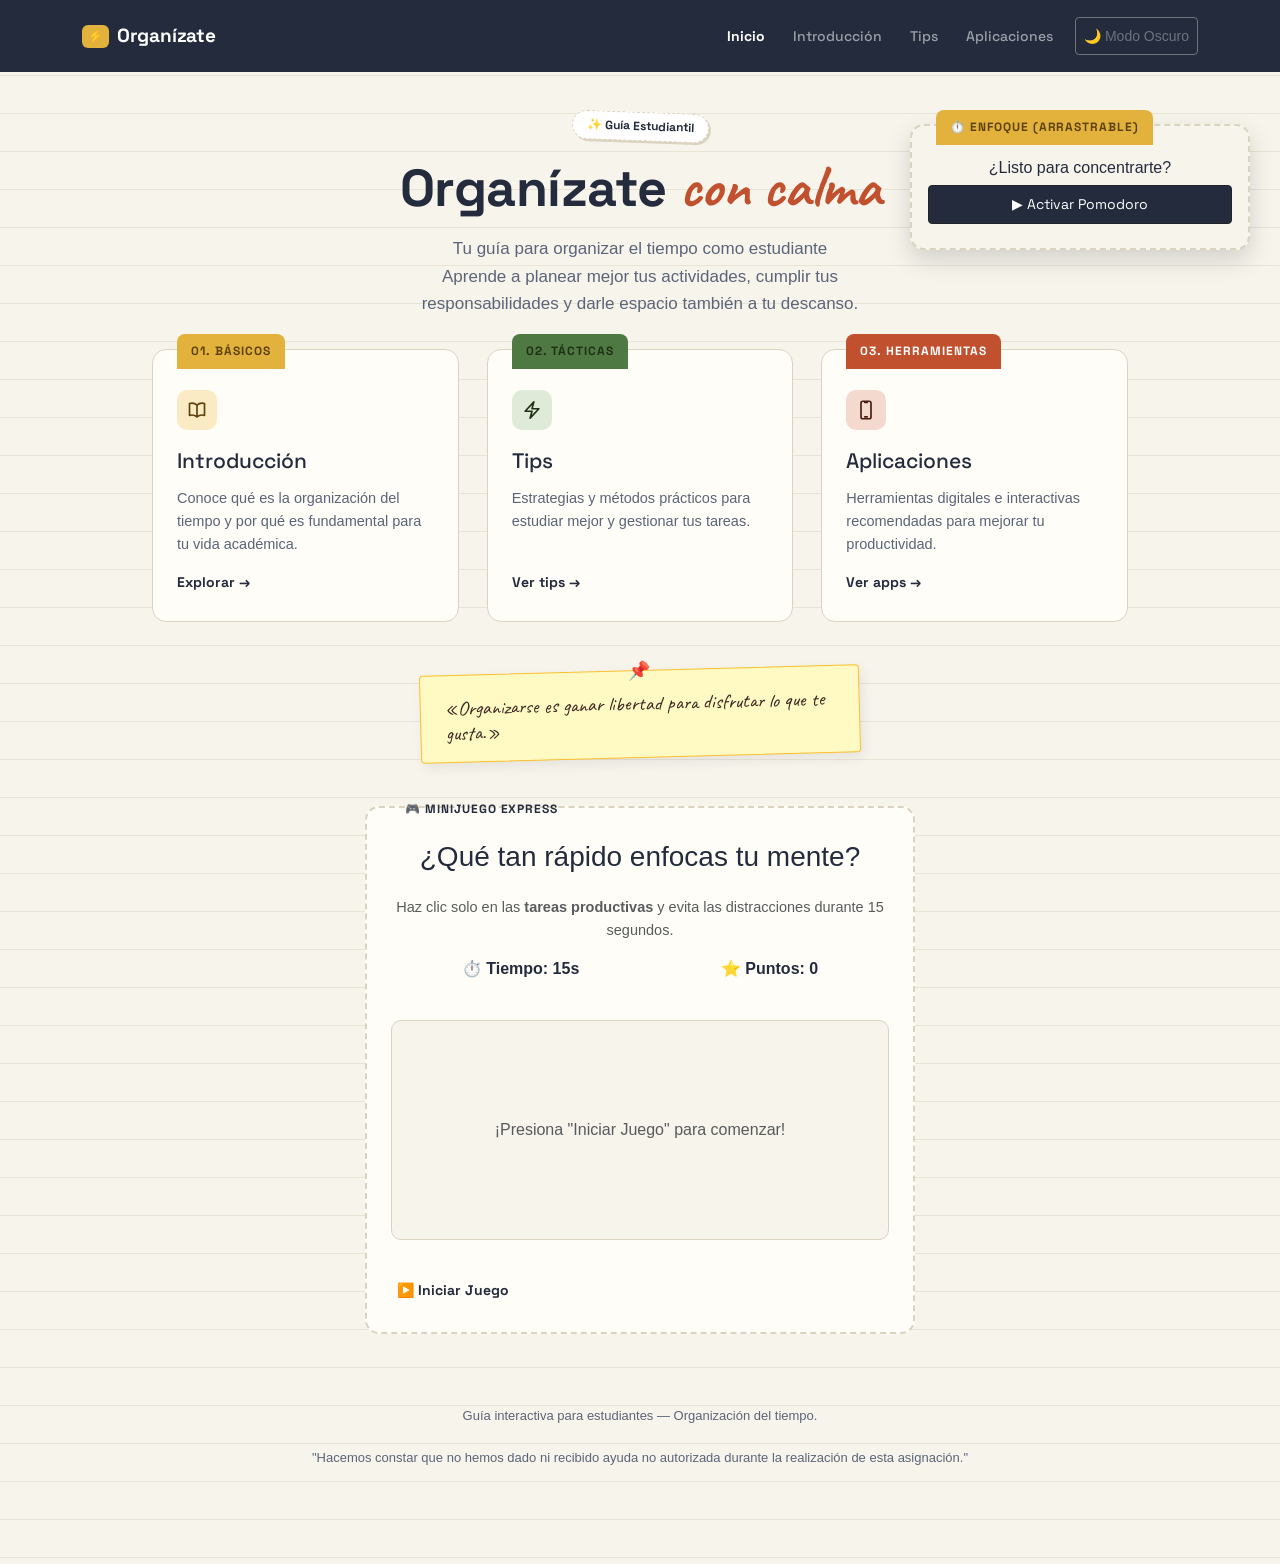
<file: index.html>
<!DOCTYPE html>
<html lang="es">

<head>

    <meta charset="UTF-8">

    <meta name="viewport" content="width=device-width, initial-scale=1.0">

    <meta name="description" content="Aprende a organizar tu tiempo como estudiante: qué es, por qué importa y cómo empezar con tips y aplicaciones.">

    <title>Organízate — Inicio</title>

    <link rel="preconnect" href="https://fonts.googleapis.com">
    <link rel="preconnect" href="https://fonts.gstatic.com" crossorigin>
    <link href="https://fonts.googleapis.com/css2?family=Caveat:wght@600;700&family=Space+Grotesk:wght@500;700&display=swap" rel="stylesheet">

    <link
        href="https://cdn.jsdelivr.net/npm/bootstrap@5.3.3/dist/css/bootstrap.min.css"
        rel="stylesheet">

    <link rel="stylesheet" href="stylesp.css">

</head>


<body>


    <nav class="navbar navbar-expand-lg navbar-dark sticky-top" id="inicio">
        
        <div class="container">

            <a class="navbar-brand d-flex align-items-center gap-2" href="index.html">
                <span class="brand-badge">⚡</span> Organízate
            </a>

            <button
                class="navbar-toggler"
                type="button"
                data-bs-toggle="collapse"
                data-bs-target="#menu"
                aria-controls="menu"
                aria-expanded="false"
                aria-label="Mostrar menú">

                <span class="navbar-toggler-icon"></span>

            </button>

            <div class="collapse navbar-collapse" id="menu">

                <div class="navbar-nav ms-auto">

                    <a class="nav-link active" href="index.html" aria-current="page">
                        Inicio
                    </a>

                    <a class="nav-link" href="introduccion.html">
                        Introducción
                    </a>

                    <a class="nav-link" href="tips.html">
                        Tips
                    </a>

                    <a class="nav-link" href="aplicaciones02.html">
                        Aplicaciones
                    </a>
                    
                    <button id="btn-theme" class="btn btn-outline-secondary btn-sm ms-2" type="button" aria-label="Cambiar tema">
                        🌙 Modo Oscuro
                    </button>
                </div>

            </div>

        </div>

    </nav>


    <div class="wrap">

        <div class="washi-tape"></div>

        <!-- DISTRIBUCIÓN EN DOS COLUMNAS (CONTENIDO A LA IZQUIERDA, POMODORO A LA DERECHA) -->
        <div class="row align-items-start g-4">
            
           <!-- SECCIÓN DE BIENVENIDA / HERO (Centrada en toda la página) -->
        <section class="hero-aplicaciones position-relative text-center p-0 mb-4 mx-auto" style="max-width: 700px;">

            <div class="d-flex justify-content-center">
                <span class="sticker-badge">✨ Guía Estudiantil</span>
            </div>

            <h1>
                Organízate <em>con calma</em>
            </h1>

            <p class="subtitulo">
                Tu guía para organizar el tiempo como estudiante
            </p>

            <p class="intro-breve">
                Aprende a planear mejor tus actividades, cumplir tus
                responsabilidades y darle espacio también a tu descanso.
            </p>

        </section>

        <!-- WIDGET POMODORO FLOTANTE (Se mantiene flotando en la esquina sin estorbar) -->
        <div id="draggable-pomodoro" class="card p-3 shadow-sm text-center" style="background: var(--paper); border: 2px dashed var(--paper-line); width: 340px; position: fixed; top: 100px; right: 30px; z-index: 1000;">
            <span class="tab" style="background: var(--tab-plan); color: var(--tab-plan-ink);">⏱️ ENFOQUE (ARRASTRABLE)</span>
            
            <!-- Botón inicial pequeño -->
            <div id="pomodoro-launcher" class="py-2 mt-2">
                <h4 class="font-space fs-6 mb-2">¿Listo para concentrarte?</h4>
                <button id="btn-open-pomodoro" class="btn btn-dark btn-sm px-3 py-2 w-100" style="background: var(--ink); font-family: 'Space Grotesk', sans-serif;">
                    ▶ Activar Pomodoro
                </button>
            </div>

            <!-- Reloj, controles y música (Ocultos al inicio, se despliegan al hacer clic) -->
            <div id="pomodoro-container" class="d-none mt-2">
                <h3 class="font-space fw-bold mt-2 fs-6">Técnica Pomodoro (25:00)</h3>
                <p class="text-muted small mb-2">Arrástrame desde aquí y mantén el enfoque.</p>
                
                <!-- Pantalla del reloj -->
                <div class="fw-bold my-2 font-space fs-4" id="pomodoro-clock" style="color: var(--terracota);">
                    25:00
                </div>

                <!-- Botones de control del reloj -->
                <div class="d-flex justify-content-center gap-1 flex-wrap mb-3">
                    <button id="pomodoro-start" class="btn btn-sm btn-success">Iniciar</button>
                    <button id="pomodoro-pause" class="btn btn-sm btn-warning">Pausar</button>
                    <button id="pomodoro-reset" class="btn btn-sm btn-secondary">Reiniciar</button>
                    <button id="pomodoro-close" class="btn btn-sm btn-outline-danger">Cerrar</button>
                </div>

                <!-- Módulo de Música Lo-Fi -->
                <div class="music-player-section pt-2 border-top border-secondary border-opacity-25 text-start">
                    <div class="d-flex justify-content-between align-items-center mb-1">
                        <span class="small fw-bold" style="font-family: 'Space Grotesk', sans-serif;">🎵 Música de Estudio</span>
                        <button id="btn-toggle-music" onclick="toggleMusic()" class="btn btn-sm btn-outline-dark py-0 px-2" style="font-size: 11px;">▶ Reproducir Lo-Fi</button>
                    </div>
                    
                    <!-- Reproductor de audio HTML5 nativo -->
                    <div id="audio-player-container" class="d-none text-center">
                        <audio id="html5-audio-player" preload="auto" loop>
                            <source src="musicas.mp3" type="audio/mp3">
                            Tu navegador no soporta el elemento de audio.
                        </audio>
                        <span class="small text-muted d-block" style="font-size: 10px;">🎶 Transmitiendo Lo-Fi Radio</span>
                    </div>
                </div>
            </div>
        </div>
         <!-- TRES BOTONES / TARJETAS INTERACTIVAS -->
        <nav class="sections mt-2" aria-label="Secciones de la guía">

            <!-- BOTÓN 1: INTRODUCCIÓN -->
            <a href="introduccion.html" class="card card--plan">
                <span class="tab">01. BÁSICOS</span>
                <div class="icon">
                    <svg xmlns="http://www.w3.org/2000/svg" fill="none" viewBox="0 0 24 24" stroke-width="2" stroke="currentColor">
                        <path stroke-linecap="round" stroke-linejoin="round" d="M12 6.042A8.967 8.967 0 006 3.75c-1.052 0-2.062.18-3 .512v14.25A8.987 8.987 0 016 18c2.305 0 4.408.867 6 2.292m0-14.25a8.966 8.966 0 016-2.292c1.052 0 2.062.18 3 .512v14.25A8.987 8.987 0 0018 18a8.967 8.967 0 00-6 2.292m0-14.25v14.25" />
                    </svg>
                </div>
                <h2>Introducción</h2>
                <p>Conoce qué es la organización del tiempo y por qué es fundamental para tu vida académica.</p>
                <span class="enter">Explorar &rarr;</span>
            </a>

            <!-- BOTÓN 2: TIPS -->
            <a href="tips.html" class="card card--org">
                <span class="tab">02. TÁCTICAS</span>
                <div class="icon">
                    <svg xmlns="http://www.w3.org/2000/svg" fill="none" viewBox="0 0 24 24" stroke-width="2" stroke="currentColor">
                        <path stroke-linecap="round" stroke-linejoin="round" d="M3.75 13.5l10.5-11.25L12 10.5h8.25L9.75 21.75 12 13.5H3.75z" />
                    </svg>
                </div>
                <h2>Tips</h2>
                <p>Estrategias y métodos prácticos para estudiar mejor y gestionar tus tareas.</p>
                <span class="enter">Ver tips &rarr;</span>
            </a>

            <!-- BOTÓN 3: APLICACIONES -->
            <a href="aplicaciones02.html" class="card card--focus">
                <span class="tab">03. HERRAMIENTAS</span>
                <div class="icon">
                    <svg xmlns="http://www.w3.org/2000/svg" fill="none" viewBox="0 0 24 24" stroke-width="2" stroke="currentColor">
                        <path stroke-linecap="round" stroke-linejoin="round" d="M10.5 1.5H8.25A2.25 2.25 0 006 3.75v16.5a2.25 2.25 0 002.25 2.25h7.5A2.25 2.25 0 0018 20.25V3.75a2.25 2.25 0 00-2.25-2.25H13.5m-3 0V3h3V1.5m-3 0h3m-3 18.75h3" />
                    </svg>
                </div>
                <h2>Aplicaciones</h2>
                <p>Herramientas digitales e interactivas recomendadas para mejorar tu productividad.</p>
                <span class="enter">Ver apps &rarr;</span>
            </a>

        </nav>

        <div class="sticky-note">
            <div class="pin">📌</div>
            <p>«Organizarse es ganar libertad para disfrutar lo que te gusta.»</p>
        </div>

        <!-- SECCIÓN MINIJUEGO EXPRESS -->
        <section class="minijuego-section text-center my-5">
            <div class="card p-4 mx-auto" style="max-width: 550px; background: #fffdf8; border: 2px dashed var(--paper-line);">
                <span class="tab">🎮 MINIJUEGO EXPRESS</span>
                <h3 class="font-space font-bold mt-2">¿Qué tan rápido enfocas tu mente?</h3>
                <p class="text-muted small">Haz clic solo en las <strong>tareas productivas</strong> y evita las distracciones durante 15 segundos.</p>
                
                <div class="d-flex justify-content-around align-items-center mb-3 fw-bold">
                    <div>⏱️ Tiempo: <span id="game-timer">15</span>s</div>
                    <div>⭐ Puntos: <span id="game-score">0</span></div>
                </div>

                <div id="game-area" class="position-relative overflow-hidden my-2" style="height: 220px; background: var(--paper); border-radius: 10px; border: 1px solid var(--paper-line);">
                    <div id="game-start-msg" class="h-100 d-flex align-items-center justify-content-center text-muted">
                        ¡Presiona "Iniciar Juego" para comenzar!
                    </div>
                </div>

                <button id="btn-start-game" class="btn-volver mt-3 border-0 bg-transparent cursor-pointer">
                    ▶️ Iniciar Juego
                </button>
            </div>
        </section>

        <footer>

            <div class="container text-center">

                Guía interactiva para estudiantes —
                Organización del tiempo.<br><br>

                "Hacemos constar que no hemos dado ni recibido ayuda no autorizada durante la realización de esta asignación."

            </div>

        </footer>

    </div>


    <script
        src="https://cdn.jsdelivr.net/npm/bootstrap@5.3.3/dist/js/bootstrap.bundle.min.js">
    </script>
    <script src="scriptp.js"></script>


</body>

</html>
</file>
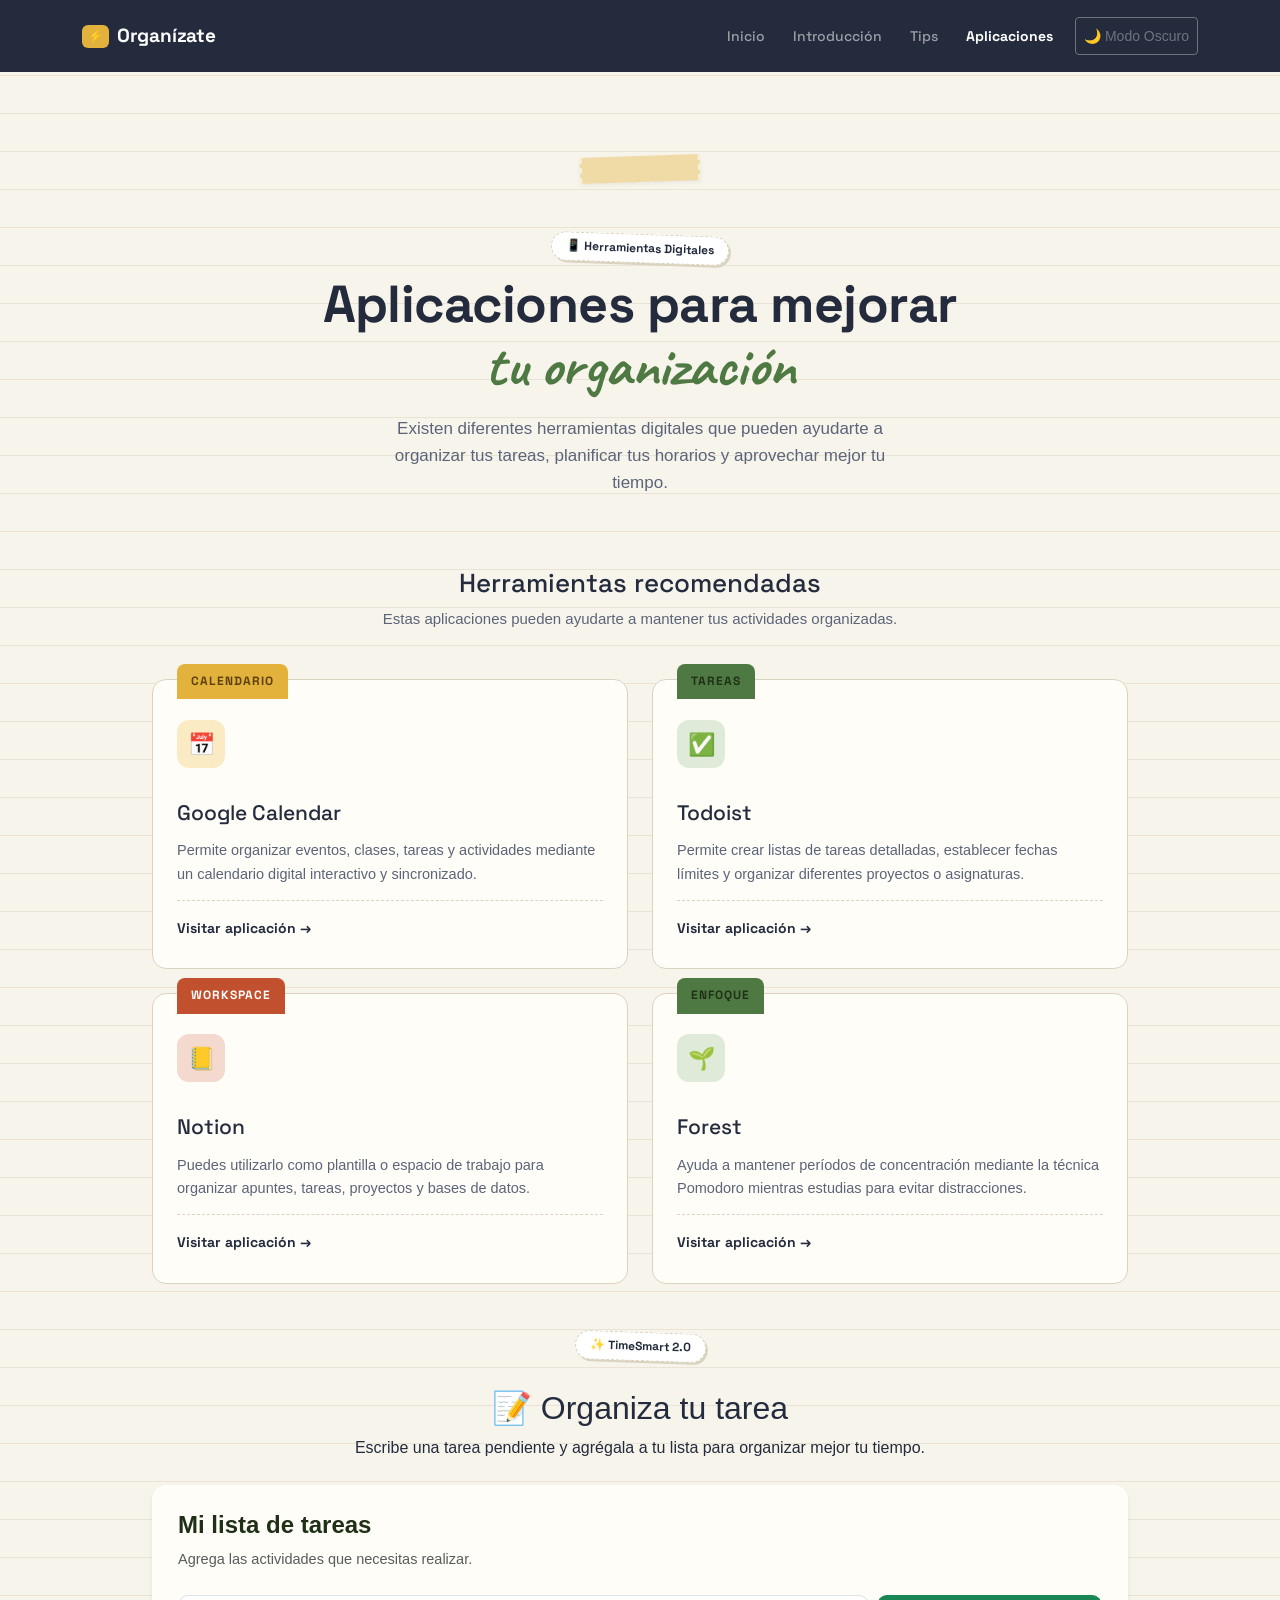
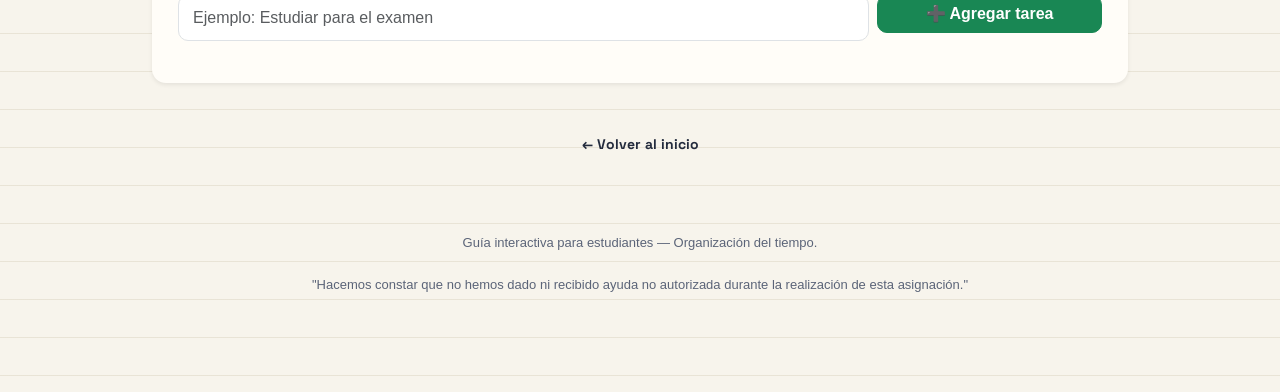
<file: aplicaciones02.html>
<!DOCTYPE html>
<html lang="es">

<head>

    <meta charset="UTF-8">

    <meta name="viewport" content="width=device-width, initial-scale=1.0">

    <title>Aplicaciones — Organízate</title>

    <!-- Google Fonts -->
    <link rel="preconnect" href="https://fonts.googleapis.com">
    <link rel="preconnect" href="https://fonts.gstatic.com" crossorigin>

    <link
        href="https://fonts.googleapis.com/css2?family=Caveat:wght@600;700&family=Space+Grotesk:wght@500;700&display=swap"
        rel="stylesheet">

    <!-- Bootstrap -->
    <link
        href="https://cdn.jsdelivr.net/npm/bootstrap@5.3.3/dist/css/bootstrap.min.css"
        rel="stylesheet">

    <!-- CSS propio -->
    <link rel="stylesheet" href="styles02.css">

</head>


<body>

    <!-- ==============================
         BARRA DE NAVEGACIÓN
         ============================== -->

    <nav class="navbar navbar-expand-lg navbar-dark sticky-top" id="inicio">

        <div class="container">

            <a class="navbar-brand d-flex align-items-center gap-2" href="index.html">
                <span class="brand-badge">⚡</span>
                Organízate
            </a>


            <!-- BOTÓN MENÚ RESPONSIVE -->

            <button
                class="navbar-toggler"
                type="button"
                data-bs-toggle="collapse"
                data-bs-target="#menu"
                aria-controls="menu"
                aria-expanded="false"
                aria-label="Mostrar menú">

                <span class="navbar-toggler-icon"></span>

            </button>


            <!-- MENÚ -->

            <div class="collapse navbar-collapse" id="menu">

                <div class="navbar-nav ms-auto">

                    <a class="nav-link" href="index.html">
                        Inicio
                    </a>
                     <li class="nav-item">
          <a class="nav-link" href="introduccion.html">Introducción</a>
        </li>

                    <a class="nav-link" href="tips.html">
                        Tips
                    </a>

                    <a
                        class="nav-link active"
                        href="aplicaciones.html"
                        aria-current="page">

                        Aplicaciones

                    </a>


                    <!-- BOTÓN MODO OSCURO -->

                    <button
                        id="btn-theme"
                        class="btn btn-outline-secondary btn-sm ms-2"
                        type="button"
                        aria-label="Cambiar tema">

                        🌙 Modo Oscuro

                    </button>

                </div>

            </div>

        </div>

    </nav>



    <!-- ==============================
         CONTENIDO PRINCIPAL
         ============================== -->

    <div class="wrap">

        <div class="washi-tape"></div>


        <!-- ==============================
             ENCABEZADO
             ============================== -->

        <section class="hero-aplicaciones position-relative">

            <span class="sticker-badge">
                📱 Herramientas Digitales
            </span>


            <h1>

                Aplicaciones para mejorar
                <br>

                <em class="em--org">
                    tu organización
                </em>

            </h1>


            <p class="intro-breve">

                Existen diferentes herramientas digitales que pueden ayudarte
                a organizar tus tareas, planificar tus horarios y aprovechar
                mejor tu tiempo.

            </p>

        </section>



        <!-- ==============================
             CONTENIDO
             ============================== -->

        <main class="mt-4">


            <!-- TÍTULO -->

            <div class="text-center mb-5">

                <h2
                    style="
                    font-family: 'Space Grotesk', sans-serif;
                    font-size: 26px;
                    ">

                    Herramientas recomendadas

                </h2>


                <p
                    style="
                    color: var(--ink-soft);
                    font-size: 15px;
                    ">

                    Estas aplicaciones pueden ayudarte a mantener
                    tus actividades organizadas.

                </p>

            </div>



            <!-- ==============================
                 TARJETAS DE APLICACIONES
                 ============================== -->

            <div class="row g-4">


                <!-- GOOGLE CALENDAR -->

                <div class="col-12 col-md-6 d-flex">

                    <div class="card card--plan w-100">

                        <span class="tab">
                            CALENDARIO
                        </span>


                        <div class="recomendacion-icono">
                            📅
                        </div>


                        <h2>
                            Google Calendar
                        </h2>


                        <p>

                            Permite organizar eventos, clases, tareas
                            y actividades mediante un calendario digital
                            interactivo y sincronizado.

                        </p>


                        <div class="card-footer-custom">

                            <a
                                href="https://calendar.google.com/"
                                target="_blank"
                                rel="noopener noreferrer"
                                class="btn-app-link">

                                Visitar aplicación &rarr;

                            </a>

                        </div>

                    </div>

                </div>



                <!-- TODOIST -->

                <div class="col-12 col-md-6 d-flex">

                    <div class="card card--org w-100">

                        <span class="tab">
                            TAREAS
                        </span>


                        <div class="recomendacion-icono">
                            ✅
                        </div>


                        <h2>
                            Todoist
                        </h2>


                        <p>

                            Permite crear listas de tareas detalladas,
                            establecer fechas límites y organizar
                            diferentes proyectos o asignaturas.

                        </p>


                        <div class="card-footer-custom">

                            <a
                                href="https://todoist.com/"
                                target="_blank"
                                rel="noopener noreferrer"
                                class="btn-app-link">

                                Visitar aplicación &rarr;

                            </a>

                        </div>

                    </div>

                </div>



                <!-- NOTION -->

                <div class="col-12 col-md-6 d-flex">

                    <div class="card card--focus w-100">

                        <span class="tab">
                            WORKSPACE
                        </span>


                        <div class="recomendacion-icono">
                            📒
                        </div>


                        <h2>
                            Notion
                        </h2>


                        <p>

                            Puedes utilizarlo como plantilla o espacio
                            de trabajo para organizar apuntes, tareas,
                            proyectos y bases de datos.

                        </p>


                        <div class="card-footer-custom">

                            <a
                                href="https://www.notion.com/"
                                target="_blank"
                                rel="noopener noreferrer"
                                class="btn-app-link">

                                Visitar aplicación &rarr;

                            </a>

                        </div>

                    </div>

                </div>



                <!-- FOREST -->

                <div class="col-12 col-md-6 d-flex">

                    <div class="card card--org w-100">

                        <span class="tab">
                            ENFOQUE
                        </span>


                        <div class="recomendacion-icono">
                            🌱
                        </div>


                        <h2>
                            Forest
                        </h2>


                        <p>

                            Ayuda a mantener períodos de concentración
                            mediante la técnica Pomodoro mientras estudias
                            para evitar distracciones.

                        </p>


                        <div class="card-footer-custom">

                            <a
                                href="https://www.forestapp.cc/"
                                target="_blank"
                                rel="noopener noreferrer"
                                class="btn-app-link">

                                Visitar aplicación &rarr;

                            </a>

                        </div>

                    </div>

                </div>

            </div>



            <!-- ==========================================
                 NUEVO MÓDULO INTERACTIVO - TIME SMART 2.0
                 ========================================== -->

            <section
                id="organizador"
                class="container my-5 px-0">


                <!-- TÍTULO -->

                <div class="text-center mb-4">

                    <span class="sticker-badge">
                        ✨ TimeSmart 2.0
                    </span>


                    <h2 class="titulo-organizador mt-3">

                        📝 Organiza tu tarea

                    </h2>


                    <p class="texto-organizador">

                        Escribe una tarea pendiente y agrégala
                        a tu lista para organizar mejor tu tiempo.

                    </p>

                </div>



                <!-- CARD BOOTSTRAP -->

                <div class="card shadow-sm modulo-tareas">

                    <div class="card-body">


                        <h4 class="card-title">

                            Mi lista de tareas

                        </h4>


                        <p class="text-muted">

                            Agrega las actividades que necesitas realizar.

                        </p>



                        <!-- FORMULARIO -->

                        <div class="row g-2 mt-3">


                            <!-- INPUT -->

                            <div class="col-12 col-md-9">

                                <label
                                    for="tareaInput"
                                    class="visually-hidden">

                                    Escribe una tarea

                                </label>


                                <input
                                    type="text"
                                    id="tareaInput"
                                    class="form-control"
                                    placeholder="Ejemplo: Estudiar para el examen"
                                    maxlength="100"
                                    autocomplete="off">

                            </div>



                            <!-- BOTÓN -->

                            <div class="col-12 col-md-3">

                                <button
                                    type="button"
                                    id="btnAgregarTarea"
                                    class="btn btn-success w-100">

                                    ➕ Agregar tarea

                                </button>

                            </div>

                        </div>



                        <!-- ==================================
                             MENSAJE DINÁMICO
                             ================================== -->

                        <div
                            id="mensajeTarea"
                            class="alert mt-3 d-none"
                            role="alert">

                        </div>



                        <!-- ==================================
                             LISTA GENERADA CON JAVASCRIPT
                             ================================== -->

                        <ul
                            id="listaTareas"
                            class="list-group mt-3">

                        </ul>


                    </div>

                </div>

            </section>



            <!-- ==============================
                 BOTÓN VOLVER
                 ============================== -->

            <div class="text-center mt-5 mb-5">

                <a
                    href="index.html"
                    class="btn-volver">

                    ← Volver al inicio

                </a>

            </div>


        </main>



        <!-- ==============================
             PIE DE PÁGINA
             ============================== -->

        <footer>

            <div class="container">

                Guía interactiva para estudiantes —
                Organización del tiempo.

                <br><br>

                "Hacemos constar que no hemos dado ni recibido
                ayuda no autorizada durante la realización
                de esta asignación."

            </div>

        </footer>


    </div>



    <!-- ==============================
         BOOTSTRAP JAVASCRIPT
         ============================== -->

    <script
        src="https://cdn.jsdelivr.net/npm/bootstrap@5.3.3/dist/js/bootstrap.bundle.min.js">
    </script>


    <!-- JAVASCRIPT PROPIO -->

    <script src="script02.js"></script>


</body>

</html>
</file>
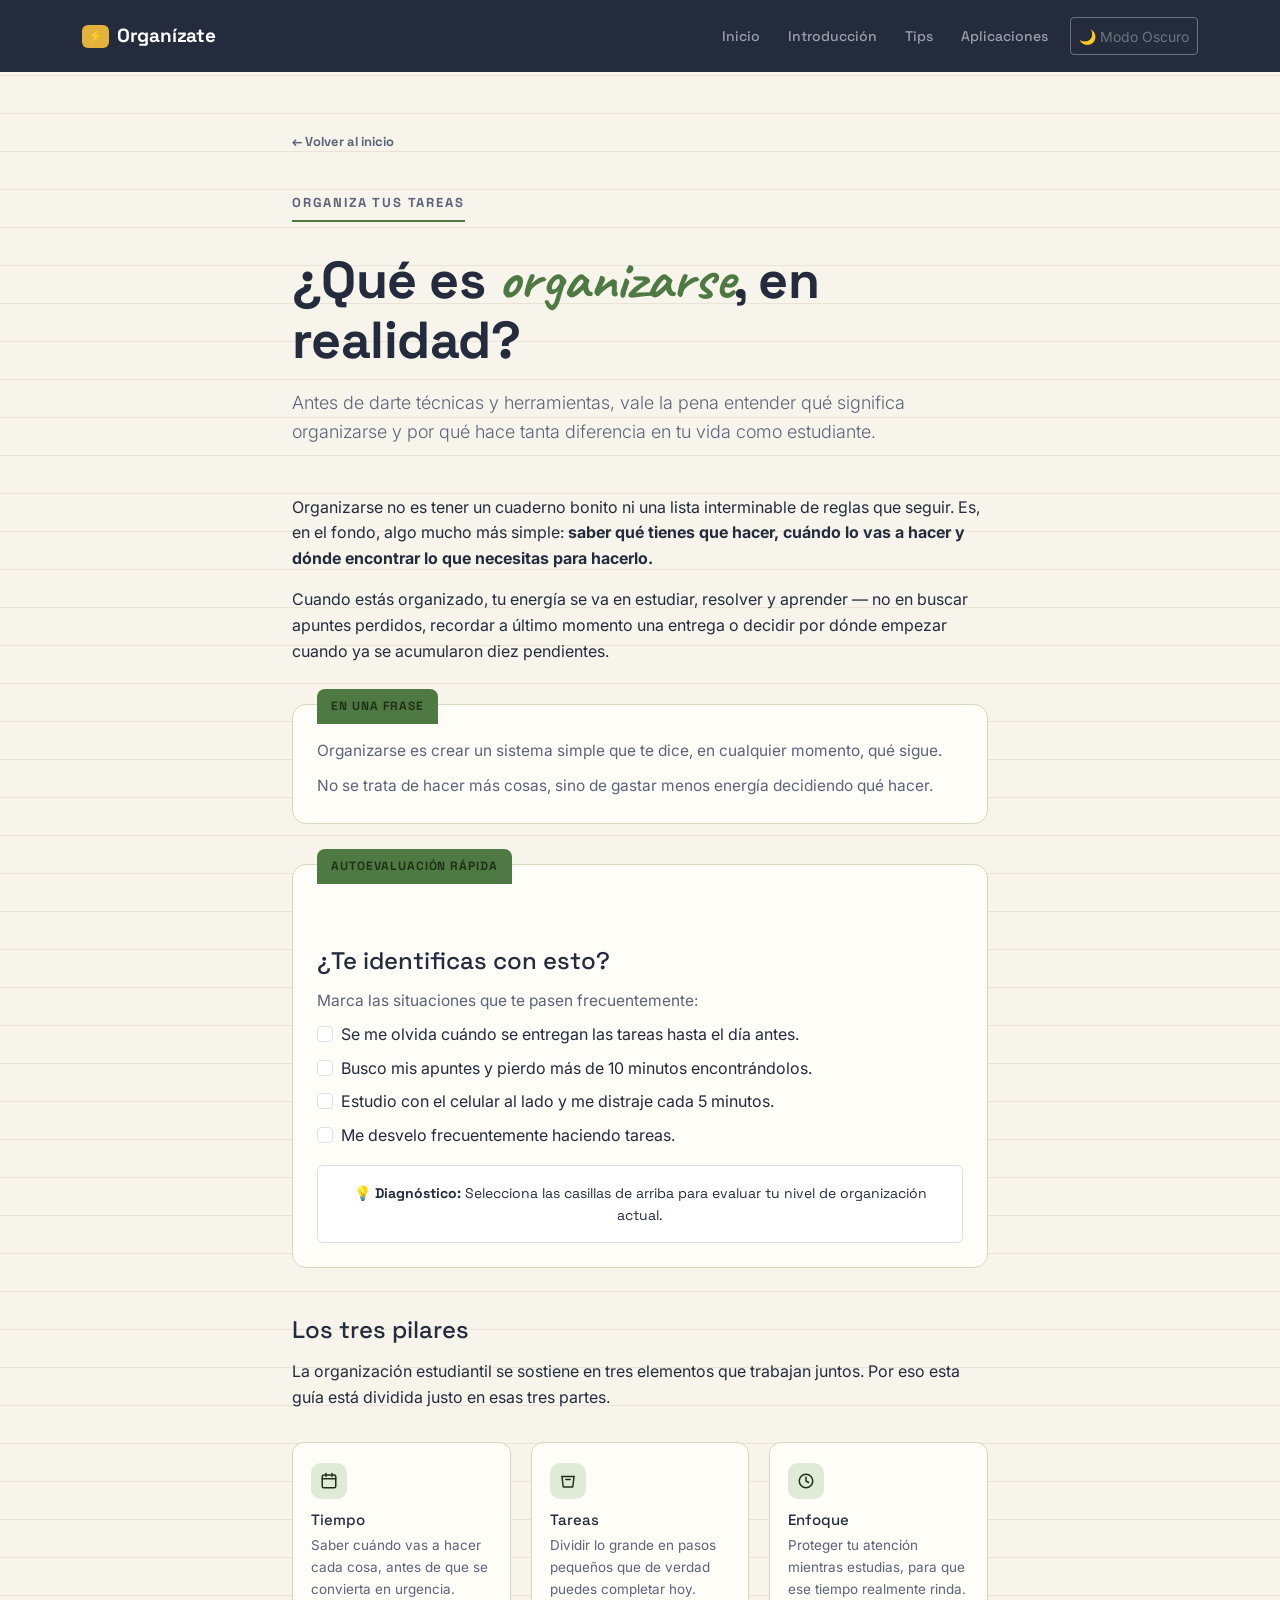
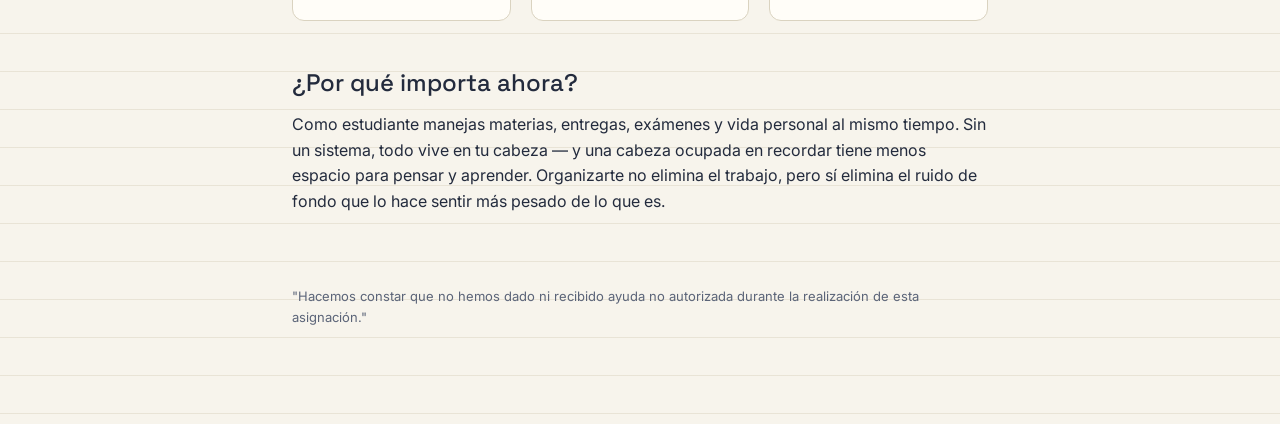
<file: introduccion.html>
<!DOCTYPE html>
<html lang="es">
<head>
 
    
    <title>Organízate</title>

    <link href="https://cdn.jsdelivr.net/npm/bootstrap@5.3.3/dist/css/bootstrap.min.css" rel="stylesheet">

    
<meta charset="UTF-8">
<meta name="viewport" content="width=device-width, initial-scale=1.0">
<title>¿Qué es la organización? — Guía interactiva para estudiantes</title>
<link rel="preconnect" href="https://fonts.googleapis.com">
<link rel="preconnect" href="https://fonts.gstatic.com" crossorigin>
<link href="https://fonts.googleapis.com/css2?family=Space+Grotesk:wght@500;700&family=Caveat:wght@600;700&family=Inter:wght@400;500;600&display=swap" rel="stylesheet">
<link rel="stylesheet" href="stylesp.css">
</head>
<body>
<nav class="navbar navbar-expand-lg navbar-dark sticky-top" id="inicio">
 
  <div class="container">
    
    <a class="navbar-brand d-flex align-items-center gap-2" href="index.html">
      <span class="brand-badge">⚡</span> Organízate
    </a>

    <button 
      class="navbar-toggler" 
      type="button" 
      data-bs-toggle="collapse" 
      data-bs-target="#menu" 
      aria-controls="menu" 
      aria-expanded="false" 
      aria-label="Mostrar menú">
      <span class="navbar-toggler-icon"></span>
    </button>

    <div class="collapse navbar-collapse" id="menu">
      <ul class="navbar-nav ms-auto mb-2 mb-lg-0">
        <li class="nav-item">
          <a class="nav-link" href="index.html">Inicio</a>
        </li>
        <li class="nav-item">
          <a class="nav-link" href="introduccion.html">Introducción</a>
        </li>
        <li class="nav-item">
          <a class="nav-link" href="tips.html">Tips</a>
        </li>
        <li class="nav-item">
          <a class="nav-link" href="aplicaciones02.html">Aplicaciones</a>
        </li>
        <button id="btn-theme" class="btn btn-outline-secondary btn-sm ms-2" type="button" aria-label="Cambiar tema">
    🌙 Modo Oscuro
</button>
      </ul>
    </div>

  </div>
</nav>
<div class="wrap wrap--article">

  <a class="back" href="index.html">← Volver al inicio</a>

  <header>
    <span class="eyebrow eyebrow--org">Organiza tus tareas</span>
    <h1>¿Qué es <em class="em--org">organizarse</em>, en realidad?</h1>
    <p class="lead">Antes de darte técnicas y herramientas, vale la pena entender qué significa organizarse y por qué hace tanta diferencia en tu vida como estudiante.</p>
  </header>

  <article>
    <p>Organizarse no es tener un cuaderno bonito ni una lista interminable de reglas que seguir. Es, en el fondo, algo mucho más simple: <strong>saber qué tienes que hacer, cuándo lo vas a hacer y dónde encontrar lo que necesitas para hacerlo.</strong></p>

    <p>Cuando estás organizado, tu energía se va en estudiar, resolver y aprender — no en buscar apuntes perdidos, recordar a último momento una entrega o decidir por dónde empezar cuando ya se acumularon diez pendientes.</p>

    <div class="callout">
      <span class="tab">En una frase</span>
      <p>Organizarse es crear un sistema simple que te dice, en cualquier momento, qué sigue.</p>
      <p>No se trata de hacer más cosas, sino de gastar menos energía decidiendo qué hacer.</p>
    </div>
    <div class="callout my-4">
      <span class="tab">Autoevaluación rápida</span>
      <h2>¿Te identificas con esto?</h2>
      <p>Marca las situaciones que te pasen frecuentemente:</p>
      
      <div class="form-check my-2">
        <input class="form-check-input check-habito" type="checkbox" value="1" id="h1">
        <label class="form-check-label" for="h1">Se me olvida cuándo se entregan las tareas hasta el día antes.</label>
      </div>
      <div class="form-check my-2">
        <input class="form-check-input check-habito" type="checkbox" value="1" id="h2">
        <label class="form-check-label" for="h2">Busco mis apuntes y pierdo más de 10 minutos encontrándolos.</label>
      </div>
      <div class="form-check my-2">
        <input class="form-check-input check-habito" type="checkbox" value="1" id="h3">
        <label class="form-check-label" for="h3">Estudio con el celular al lado y me distraje cada 5 minutos.</label>
      </div>
      <div class="form-check my-2">
        <input class="form-check-input check-habito" type="checkbox" value="1" id="h4">
        <label class="form-check-label" for="h3">Me desvelo frecuentemente haciendo tareas.</label>
      </div>


      <div class="mt-3 p-3 bg-white rounded border text-center" id="resultado-diagnostico" style="font-family: 'Space Grotesk', sans-serif; font-size: 14px;">
        💡 <strong>Diagnóstico:</strong> Selecciona las casillas de arriba para evaluar tu nivel de organización actual.
      </div>
    </div>

    <h2>Los tres pilares</h2>
    <p>La organización estudiantil se sostiene en tres elementos que trabajan juntos. Por eso esta guía está dividida justo en esas tres partes.</p>

    <div class="pillars">
      <div class="pillar">
        <span class="icon" aria-hidden="true">
          <svg viewBox="0 0 24 24" fill="none" stroke="currentColor" stroke-width="2" stroke-linecap="round" stroke-linejoin="round">
            <rect x="3" y="4" width="18" height="17" rx="2"/>
            <line x1="3" y1="9" x2="21" y2="9"/>
            <line x1="8" y1="2" x2="8" y2="6"/>
            <line x1="16" y1="2" x2="16" y2="6"/>
          </svg>
        </span>
        <h3>Tiempo</h3>
        <p>Saber cuándo vas a hacer cada cosa, antes de que se convierta en urgencia.</p>
      </div>
      <div class="pillar">
        <span class="icon" aria-hidden="true">
          <svg viewBox="0 0 24 24" fill="none" stroke="currentColor" stroke-width="2" stroke-linecap="round" stroke-linejoin="round">
            <path d="M4 6h16"/>
            <path d="M4 6l1.5 13a1 1 0 0 0 1 1h11a1 1 0 0 0 1-1L20 6"/>
            <path d="M9 10h6"/>
          </svg>
        </span>
        <h3>Tareas</h3>
        <p>Dividir lo grande en pasos pequeños que de verdad puedes completar hoy.</p>
      </div>
      <div class="pillar">
        <span class="icon" aria-hidden="true">
          <svg viewBox="0 0 24 24" fill="none" stroke="currentColor" stroke-width="2" stroke-linecap="round" stroke-linejoin="round">
            <circle cx="12" cy="12" r="9"/>
            <polyline points="12 7 12 12 15.5 14"/>
          </svg>
        </span>
        <h3>Enfoque</h3>
        <p>Proteger tu atención mientras estudias, para que ese tiempo realmente rinda.</p>
      </div>
    </div>

    <h2>¿Por qué importa ahora?</h2>
    <p>Como estudiante manejas materias, entregas, exámenes y vida personal al mismo tiempo. Sin un sistema, todo vive en tu cabeza — y una cabeza ocupada en recordar tiene menos espacio para pensar y aprender. Organizarte no elimina el trabajo, pero sí elimina el ruido de fondo que lo hace sentir más pesado de lo que es.</p>

  </article>
  <footer >"Hacemos constar que no hemos dado ni recibido ayuda no autorizada durante la realización de esta asignación."
</footer>

</div>
<script src="https://cdn.jsdelivr.net/npm/bootstrap@5.3.3/dist/js/bootstrap.bundle.min.js"></script>
<script src="scriptp.js"></script>

</body>
</html>
</file>
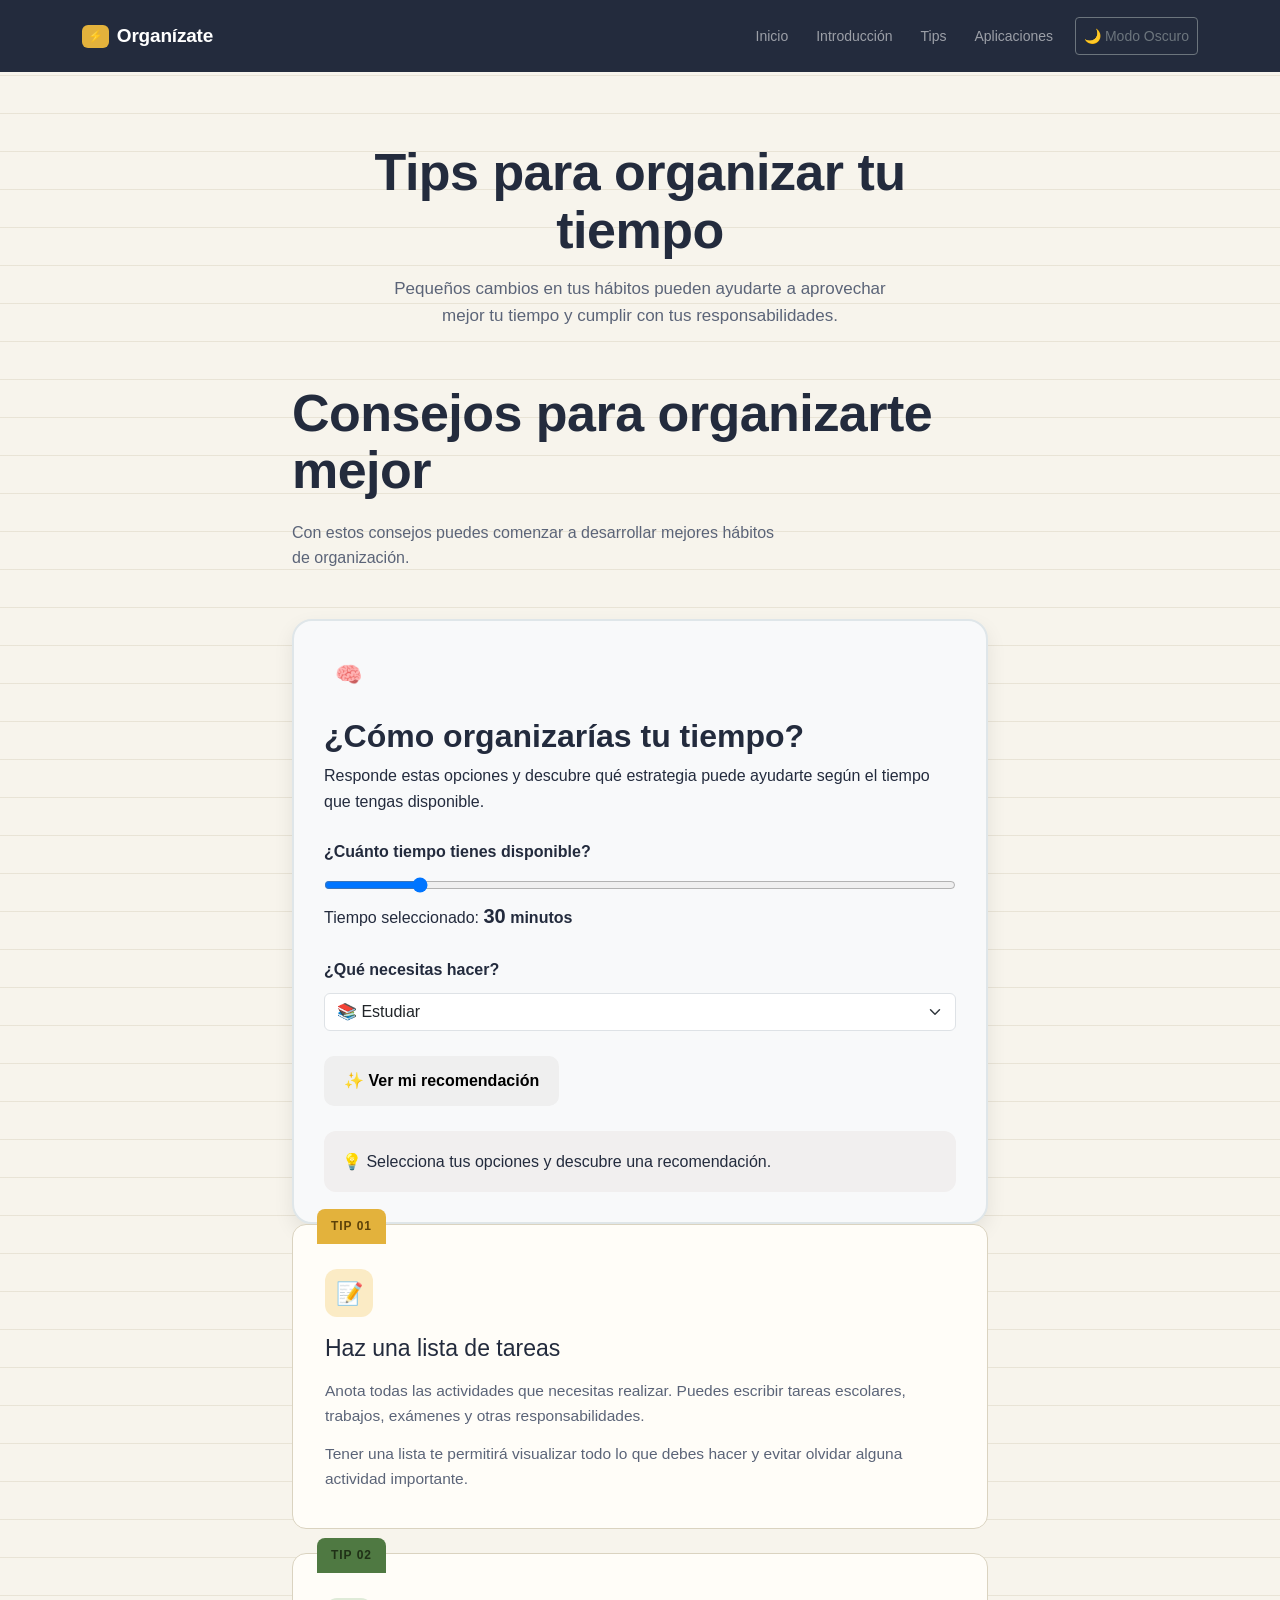
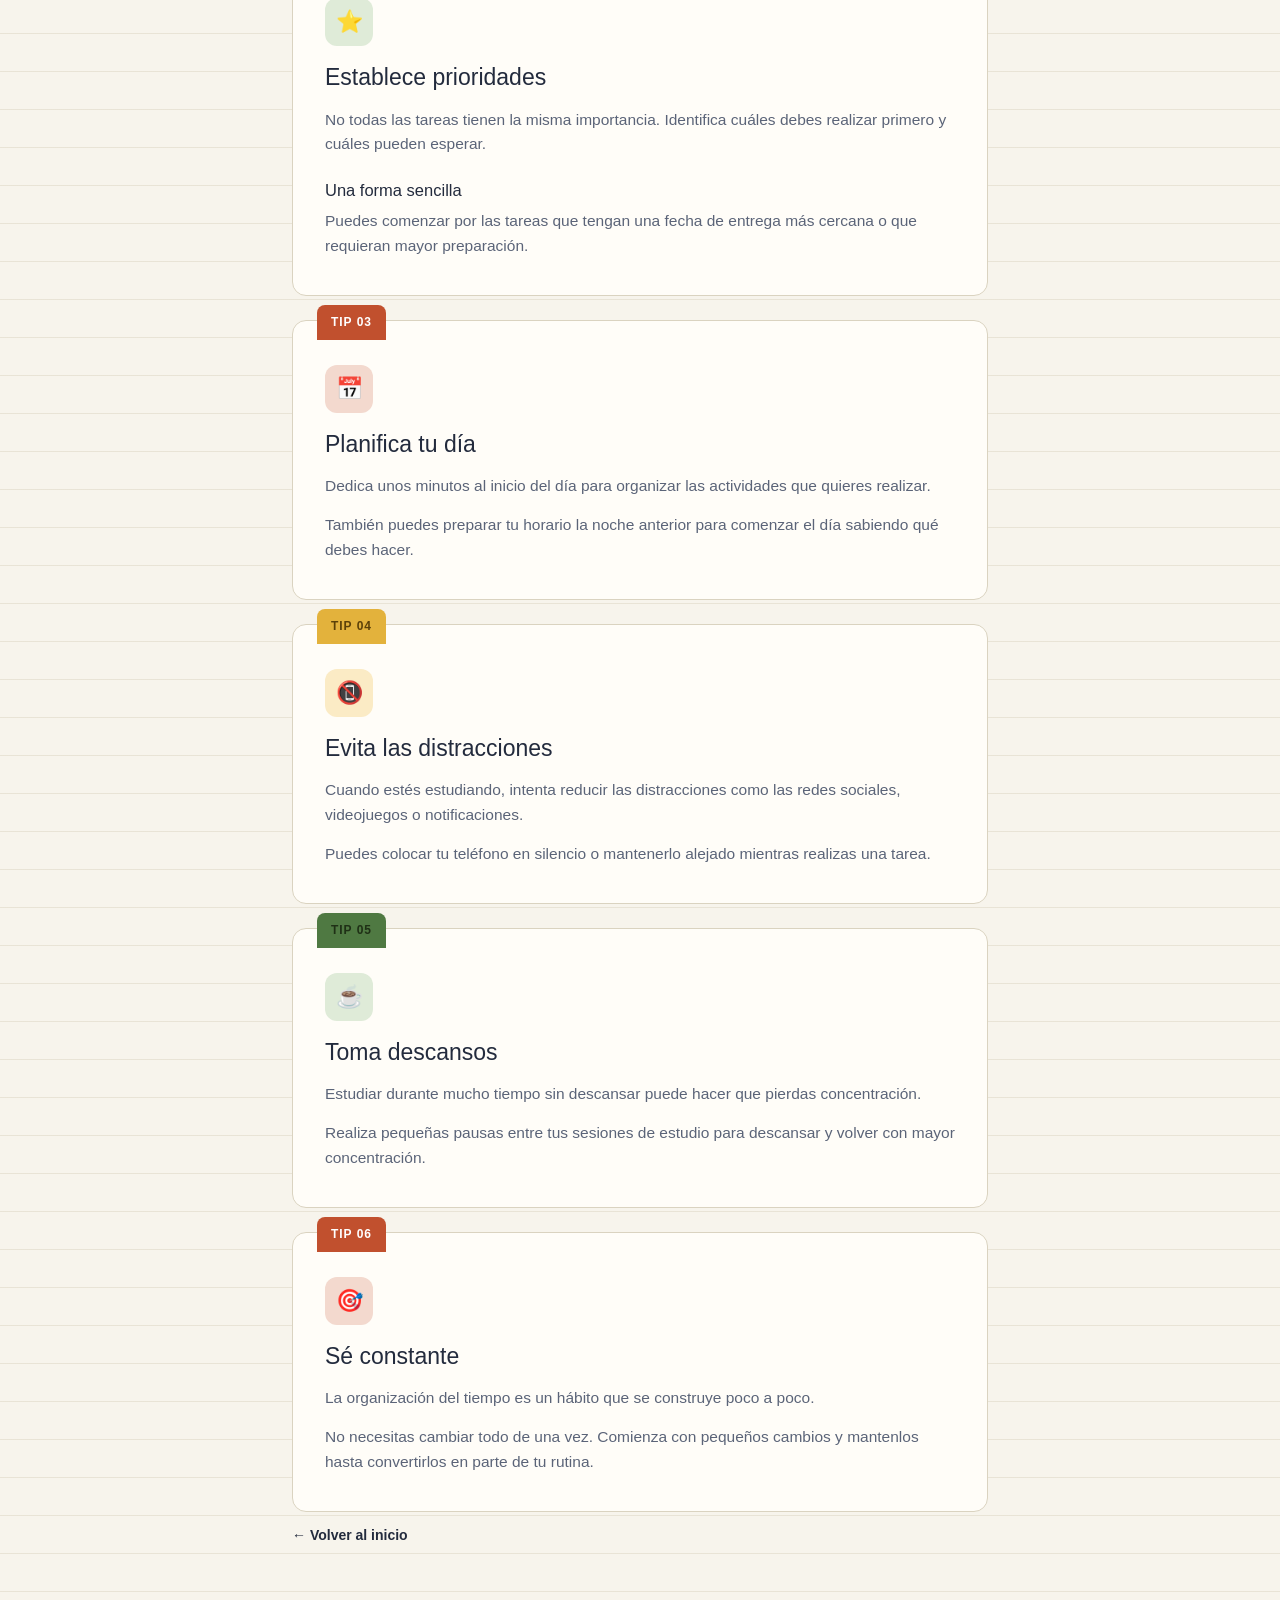
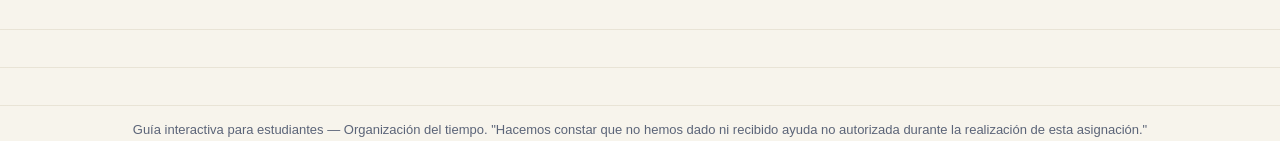
<file: tips.html>
<!DOCTYPE html>
<html lang="es">

<head>

    <meta charset="UTF-8">

    <meta name="viewport" content="width=device-width, initial-scale=1.0">

    <title>Tips — Organízate</title>

    <!-- Bootstrap -->
    <link
        href="https://cdn.jsdelivr.net/npm/bootstrap@5.3.3/dist/css/bootstrap.min.css"
        rel="stylesheet">

    <!-- CSS de mi compañera -->
    <link rel="stylesheet" href="styles.css">

</head>


<body>

    <nav class="navbar navbar-expand-lg navbar-dark sticky-top" id="inicio">
  <div class="container">
    
    
    <a class="navbar-brand d-flex align-items-center gap-2" href="index.html">
      <span class="brand-badge">⚡</span> Organízate
    </a>

    <button 
      class="navbar-toggler" 
      type="button" 
      data-bs-toggle="collapse" 
      data-bs-target="#menu" 
      aria-controls="menu" 
      aria-expanded="false" 
      aria-label="Mostrar menú">
      <span class="navbar-toggler-icon"></span>
    </button>

    <div class="collapse navbar-collapse" id="menu">
      <ul class="navbar-nav ms-auto mb-2 mb-lg-0">
        <li class="nav-item">
          <a class="nav-link" href="index.html">Inicio</a>
        </li>
        <li class="nav-item">
          <a class="nav-link" href="introduccion.html">Introducción</a>
        </li>
        <li class="nav-item">
          <a class="nav-link" href="tips.html">Tips</a>
        </li>
        <li class="nav-item">
          <a class="nav-link" href="aplicaciones02.html">Aplicaciones</a>
        </li>
        <button id="btn-theme" class="btn btn-outline-secondary btn-sm ms-2" type="button" aria-label="Cambiar tema">
    🌙 Modo Oscuro
</button>
      </ul>
    </div>

  </div>
</nav>


    <!-- ENCABEZADO -->

    <section class="hero-aplicaciones">

        <h1>
            Tips para organizar
            <span style="color: var(--verde);">
                tu tiempo
            </span>
        </h1>

        <p>

            Pequeños cambios en tus hábitos pueden ayudarte a
            aprovechar mejor tu tiempo y cumplir con tus
            responsabilidades.

        </p>

    </section>


    <!-- CONTENIDO -->

    <main class="container">

        <div class="recomendaciones-wrap">


            <h1>
                Consejos para organizarte mejor
            </h1>

            <p class="subtitulo-recomendacion">

                Con estos consejos puedes comenzar a desarrollar
                mejores hábitos de organización.

            </p>
<!-- DIAGNÓSTICO INTERACTIVO -->

<section class="diagnostico-tiempo">

    <span class="tab">
        Actividad interactiva
    </span>

    <div class="recomendacion-icono">
        🧠
    </div>

    <h2>¿Cómo organizarías tu tiempo?</h2>

    <p>
        Responde estas opciones y descubre qué estrategia puede
        ayudarte según el tiempo que tengas disponible.
    </p>

    <!-- INPUT RANGE -->

    <div class="diagnostico-control">

        <label for="tiempoInput">
            ¿Cuánto tiempo tienes disponible?
        </label>

        <input
            type="range"
            id="tiempoInput"
            min="15"
            max="120"
            value="30"
            step="15">

        <p>
            Tiempo seleccionado:
            <strong>
                <span id="tiempoValor">30</span> minutos
            </strong>
        </p>

    </div>


    <!-- SELECT -->

    <div class="diagnostico-control">

        <label for="actividadSelect">
            ¿Qué necesitas hacer?
        </label>

        <select id="actividadSelect" class="form-select">

            <option value="estudiar">
                📚 Estudiar
            </option>

            <option value="tarea">
                📝 Hacer una tarea
            </option>

            <option value="examen">
                🎯 Prepararme para un examen
            </option>

            <option value="descanso">
                ☕ Organizar un descanso
            </option>

        </select>

    </div>


    <!-- BOTÓN -->

    <button
        id="btnRecomendacion"
        class="btn-recomendacion"
        type="button">

        ✨ Ver mi recomendación

    </button>


    <!-- RESULTADO -->

    <div
        id="resultadoDiagnostico"
        class="resultado-diagnostico">

        💡 Selecciona tus opciones y descubre una recomendación.

    </div>

</section>


            <!-- TIP 1 -->

            <section class="recomendacion-seccion card--plan">

                <span class="tab">
                    Tip 01
                </span>

                <div class="recomendacion-icono">
                    📝
                </div>

                <h2>
                    Haz una lista de tareas
                </h2>

                <p>

                    Anota todas las actividades que necesitas
                    realizar. Puedes escribir tareas escolares,
                    trabajos, exámenes y otras responsabilidades.

                </p>

                <p>

                    Tener una lista te permitirá visualizar todo
                    lo que debes hacer y evitar olvidar alguna
                    actividad importante.

                </p>

            </section>


            <!-- TIP 2 -->

            <section class="recomendacion-seccion card--org mt-4">

                <span class="tab">
                    Tip 02
                </span>

                <div class="recomendacion-icono">
                    ⭐
                </div>

                <h2>
                    Establece prioridades
                </h2>

                <p>

                    No todas las tareas tienen la misma importancia.
                    Identifica cuáles debes realizar primero y cuáles
                    pueden esperar.

                </p>

                <h3>
                    Una forma sencilla
                </h3>

                <p>

                    Puedes comenzar por las tareas que tengan una
                    fecha de entrega más cercana o que requieran
                    mayor preparación.

                </p>

            </section>


            <!-- TIP 3 -->

            <section class="recomendacion-seccion card--focus mt-4">

                <span class="tab">
                    Tip 03
                </span>

                <div class="recomendacion-icono">
                    📅
                </div>

                <h2>
                    Planifica tu día
                </h2>

                <p>

                    Dedica unos minutos al inicio del día para
                    organizar las actividades que quieres realizar.

                </p>

                <p>

                    También puedes preparar tu horario la noche
                    anterior para comenzar el día sabiendo qué
                    debes hacer.

                </p>

            </section>


            <!-- TIP 4 -->

            <section class="recomendacion-seccion card--plan mt-4">

                <span class="tab">
                    Tip 04
                </span>

                <div class="recomendacion-icono">
                    📵
                </div>

                <h2>
                    Evita las distracciones
                </h2>

                <p>

                    Cuando estés estudiando, intenta reducir las
                    distracciones como las redes sociales,
                    videojuegos o notificaciones.

                </p>

                <p>

                    Puedes colocar tu teléfono en silencio o
                    mantenerlo alejado mientras realizas una tarea.

                </p>

            </section>


            <!-- TIP 5 -->

            <section class="recomendacion-seccion card--org mt-4">

                <span class="tab">
                    Tip 05
                </span>

                <div class="recomendacion-icono">
                    ☕
                </div>

                <h2>
                    Toma descansos
                </h2>

                <p>

                    Estudiar durante mucho tiempo sin descansar
                    puede hacer que pierdas concentración.

                </p>

                <p>

                    Realiza pequeñas pausas entre tus sesiones
                    de estudio para descansar y volver con mayor
                    concentración.

                </p>

            </section>


            <!-- TIP 6 -->

            <section class="recomendacion-seccion card--focus mt-4">

                <span class="tab">
                    Tip 06
                </span>

                <div class="recomendacion-icono">
                    🎯
                </div>

                <h2>
                    Sé constante
                </h2>

                <p>

                    La organización del tiempo es un hábito que
                    se construye poco a poco.

                </p>

                <p>

                    No necesitas cambiar todo de una vez. Comienza
                    con pequeños cambios y mantenlos hasta convertirlos
                    en parte de tu rutina.

                </p>

            </section>


            <!-- BOTÓN -->

            <a
                href="index.html"
                class="btn-volver">

                ← Volver al inicio

            </a>


        </div>

    </main>


    <!-- PIE DE PÁGINA -->

    <footer>

        <div class="container">

            Guía interactiva para estudiantes —
            Organización del tiempo.
            "Hacemos constar que no hemos dado ni recibido ayuda no autorizada durante la realización de esta asignación."

        </div>

    </footer>


    <!-- JavaScript de Bootstrap -->

    <script
        src="https://cdn.jsdelivr.net/npm/bootstrap@5.3.3/dist/js/bootstrap.bundle.min.js">
    </script>
    <script src="script.js"></script>


</body>

</html>
</file>
<file: stylesp.css>
:root{
  --paper:#F7F4EC;
  --paper-line:#DAD3C0;
  --ink:#232B3D;
  --ink-soft:#5B6478;
  --tab-plan:#E3B23C;
  --tab-plan-ink:#5C4109;
  --tab-org:#4F7942;
  --tab-org-ink:#1F3016;
  --tab-focus:#C1502E;
  --tab-focus-ink:#4A1D0F;
  --terracota:#C1502E;
  --radius:14px;
}

*{ box-sizing:border-box; }

body{
  margin:0;
  background:
    repeating-linear-gradient(
      to bottom,
      transparent 0px,
      transparent 37px,
      var(--paper-line) 38px
    ),
    var(--paper);
  color:var(--ink);
  font-family:'Inter', sans-serif;
  line-height:1.6;
}

.wrap{
  max-width:1040px;
  margin:0 auto;
  padding:64px 32px 96px;
}

.wrap--article{
  max-width:760px;
  padding-top:56px;
}

.back{
  display:inline-flex;
  align-items:center;
  gap:6px;
  font-family:'Space Grotesk', sans-serif;
  font-weight:700;
  font-size:13px;
  color:var(--ink-soft);
  text-decoration:none;
  margin-bottom:36px;
}
.back:hover{ color:var(--ink); }

header{
  max-width:640px;
  margin-bottom:48px;
}

.eyebrow{
  display:inline-block;
  font-family:'Space Grotesk', sans-serif;
  font-weight:700;
  font-size:13px;
  letter-spacing:0.14em;
  text-transform:uppercase;
  color:var(--ink-soft);
  border-bottom:2px solid var(--tab-plan);
  padding-bottom:6px;
  margin-bottom:24px;
}

.eyebrow--org{ border-bottom-color:var(--tab-org); }
.eyebrow--focus{ border-bottom-color:var(--tab-focus); }

h1{
  font-family:'Space Grotesk', sans-serif;
  font-weight:700;
  font-size:clamp(32px, 5vw, 52px);
  line-height:1.1;
  margin:0 0 20px;
  letter-spacing:-0.01em;
}

h1 em{
  font-family:'Caveat', cursive;
  font-style:normal;
  font-weight:700;
  color:var(--tab-focus);
  font-size:1.15em;
}

h1 em.em--org{ color:var(--tab-org); }

.lead{
  font-size:18px;
  color:var(--ink-soft);
  max-width:56ch;
}

/* Home: tarjetas de sección */

nav.sections{
  display:grid;
  grid-template-columns:repeat(3, 1fr);
  gap:28px;
}

.card{
  position:relative;
  background:#fffdf8;
  border:1px solid var(--paper-line);
  border-radius:var(--radius);
  padding:40px 24px 28px;
  text-decoration:none;
  color:inherit;
  display:flex;
  flex-direction:column;
  gap:14px;
  transition:transform 0.18s ease, box-shadow 0.18s ease;
}

.card:hover, .card:focus-visible{
  transform:translateY(-6px);
  box-shadow:0 14px 24px -14px rgba(35,43,61,0.35);
  outline:none;
}

.card:focus-visible{
  box-shadow:0 0 0 3px var(--ink), 0 14px 24px -14px rgba(35,43,61,0.35);
}

.tab{
  position:absolute;
  top:-16px;
  left:24px;
  font-family:'Space Grotesk', sans-serif;
  font-weight:700;
  font-size:12px;
  letter-spacing:0.08em;
  text-transform:uppercase;
  padding:8px 14px;
  border-radius:8px 8px 0 0;
}

.card--plan .tab{ background:var(--tab-plan); color:var(--tab-plan-ink); }
.card--org  .tab{ background:var(--tab-org);  color:var(--tab-org-ink); }
.card--focus .tab{ background:var(--tab-focus); color:#fff; }

.icon{
  width:40px;
  height:40px;
  display:flex;
  align-items:center;
  justify-content:center;
  border-radius:10px;
  margin-bottom:4px;
}

.card--plan .icon{ background:#FBEBC5; color:var(--tab-plan-ink); }
.card--org  .icon{ background:#DFEBD8; color:var(--tab-org-ink); }
.card--focus .icon{ background:#F3D9CE; color:var(--tab-focus-ink); }

.icon svg{ width:20px; height:20px; }

.card h2{
  font-family:'Space Grotesk', sans-serif;
  font-size:21px;
  margin:0;
}

.card p{
  font-size:14.5px;
  color:var(--ink-soft);
  margin:0;
  flex-grow:1;
}

.enter{
  font-family:'Space Grotesk', sans-serif;
  font-weight:700;
  font-size:14px;
  display:inline-flex;
  align-items:center;
  gap:6px;
  color:var(--ink);
}

.card:hover .enter{ text-decoration:underline; }

footer{
  margin-top:72px;
  font-size:13px;
  color:var(--ink-soft);
}

/* Artículo: contenido con callout y pilares */

article h2{
  font-family:'Space Grotesk', sans-serif;
  font-size:24px;
  margin:48px 0 14px;
}

article p{
  font-size:16px;
  color:var(--ink);
  margin:0 0 16px;
}

.callout{
  position:relative;
  background:#fffdf8;
  border:1px solid var(--paper-line);
  border-radius:var(--radius);
  padding:34px 24px 24px;
  margin:40px 0;
}

.callout .tab{
  background:var(--tab-org);
  color:var(--tab-org-ink);
}

.callout p{ margin:0; font-size:15.5px; color:var(--ink-soft); }
.callout p + p{ margin-top:10px; }

.pillars{
  display:grid;
  grid-template-columns:repeat(3, 1fr);
  gap:20px;
  margin:32px 0 16px;
}

.pillar{
  background:#fffdf8;
  border:1px solid var(--paper-line);
  border-radius:12px;
  padding:20px 18px;
}

.pillar .icon{
  width:36px;
  height:36px;
  margin-bottom:12px;
  background:#DFEBD8;
  color:var(--tab-org-ink);
}

.pillar .icon svg{ width:18px; height:18px; }

.pillar h3{
  font-family:'Space Grotesk', sans-serif;
  font-size:15px;
  margin:0 0 6px;
}

.pillar p{
  font-size:13.5px;
  color:var(--ink-soft);
  margin:0;
}

.next{
  display:inline-flex;
  align-items:center;
  gap:8px;
  font-family:'Space Grotesk', sans-serif;
  font-weight:700;
  font-size:15px;
  color:#fff;
  background:var(--tab-org);
  padding:12px 22px;
  border-radius:10px;
  text-decoration:none;
  margin-top:24px;
}
.next:hover{ background:var(--tab-org-ink); }

@media (max-width:820px){
  nav.sections{ grid-template-columns:1fr; }
}

@media (max-width:680px){
  .pillars{ grid-template-columns:1fr; }
}

@media (max-width:820px){
  .wrap{ padding:48px 20px 72px; }
}

/* Navbar oscura (navbar-dark) */

.navbar-dark.navbar{
  background:var(--ink);
  padding:16px 0;
}

.navbar-dark .navbar-brand{
  font-family:'Space Grotesk', sans-serif;
  font-weight:700;
  letter-spacing:-0.01em;
  font-size:19px;
}

.navbar-dark .nav-link{
  font-family:'Space Grotesk', sans-serif;
  font-weight:500;
  font-size:14px;
  padding:8px 14px !important;
}

.navbar-dark .nav-link.active{
  color:#fff !important;
  font-weight:700;
}

/* Hero de introducción */

.hero-aplicaciones{
  max-width:700px;
  margin:0 auto;
  padding:72px 32px 48px;
  text-align:center;
}

.hero-aplicaciones h1{
  margin-bottom:16px;
}

.hero-aplicaciones p{
  font-size:17px;
  color:var(--ink-soft);
  max-width:52ch;
  margin:0 auto;
}

/* Contenedor principal de contenido */

.recomendaciones-wrap{
  max-width:760px;
  margin:0 auto;
  padding:8px 32px 96px;
}

.recomendaciones-wrap > h2:first-of-type{
  font-family:'Space Grotesk', sans-serif;
  font-size:clamp(24px, 3.5vw, 30px);
  margin:0 0 10px;
}

.subtitulo-recomendacion{
  font-size:16px;
  color:var(--ink-soft);
  max-width:56ch;
  margin:0 0 48px;
}

/* Tarjetas de sección (Introducción / Importancia / Guía) */

.recomendacion-seccion{
  position:relative;
  background:#fffdf8;
  border:1px solid var(--paper-line);
  border-radius:var(--radius);
  padding:44px 32px 36px;
}

.recomendacion-seccion.card--plan .tab{ background:var(--tab-plan); color:var(--tab-plan-ink); }
.recomendacion-seccion.card--org  .tab{ background:var(--tab-org);  color:var(--tab-org-ink); }
.recomendacion-seccion.card--focus .tab{ background:var(--tab-focus); color:#fff; }

.recomendacion-icono{
  width:48px;
  height:48px;
  display:flex;
  align-items:center;
  justify-content:center;
  font-size:22px;
  border-radius:12px;
  margin-bottom:18px;
}

.card--plan .recomendacion-icono{ background:#FBEBC5; }
.card--org  .recomendacion-icono{ background:#DFEBD8; }
.card--focus .recomendacion-icono{ background:#F3D9CE; }

.recomendacion-seccion h2{
  font-family:'Space Grotesk', sans-serif;
  font-size:23px;
  margin:0 0 16px;
}

.recomendacion-seccion h3{
  font-family:'Space Grotesk', sans-serif;
  font-size:16.5px;
  margin:28px 0 8px;
}

.recomendacion-seccion h3:first-of-type{
  margin-top:24px;
}

.recomendacion-seccion p{
  font-size:15.5px;
  color:var(--ink-soft);
  margin:0 0 14px;
}

.recomendacion-seccion p:last-of-type{
  margin-bottom:0;
}

/* Botones de navegación interna */

.btn-volver{
  display:inline-flex;
  align-items:center;
  gap:6px;
  font-family:'Space Grotesk', sans-serif;
  font-weight:700;
  font-size:14px;
  color:var(--ink);
  text-decoration:none;
  margin:2px 0 6px;
}

.btn-volver:hover{ text-decoration:underline; }

.recomendaciones-wrap > .btn-volver{
  margin-top:12px;
}

/* Pie de página */

footer .container{
  text-align:center;
}

/* Insignia pequeña en el logo del menú */
.brand-badge {
  background: var(--tab-plan);
  border-radius: 6px;
  padding: 2px 6px;
  font-size: 12px;
}



/* Sticker / Badge decorativo sobre el título */
.sticker-badge {
  display: inline-block;
  background: #ffffff;
  border: 1px dashed var(--paper-line);
  color: var(--ink);
  font-family: 'Space Grotesk', sans-serif;
  font-size: 12px;
  font-weight: 700;
  padding: 4px 14px;
  border-radius: 20px;
  transform: rotate(2deg);
  margin-bottom: 12px;
  box-shadow: 2px 2px 0px var(--paper-line);
}

/* Notita amarilla adhesiva estilo Post-it */
.sticky-note {
  position: relative;
  background: #FFF9C4;
  border: 1px solid #FBC02D;
  border-radius: 4px;
  padding: 20px 24px 16px;
  max-width: 440px;
  margin: 48px auto 0;
  box-shadow: 3px 5px 12px rgba(35,43,61,0.08);
  transform: rotate(-1.5deg);
}

.sticky-note .pin {
  position: absolute;
  top: -14px;
  left: 50%;
  transform: translateX(-50%);
  font-size: 18px;
}

.sticky-note p {
  font-family: 'Caveat', cursive;
  font-size: 20px;
  color: #3E2723;
  line-height: 1.25;
  margin: 0;
}
/* Estilos para enlaces dentro de las tarjetas de aplicaciones */
.card-footer-custom {
  margin-top: auto;
  padding-top: 14px;
  border-top: 1px dashed var(--paper-line);
}

.btn-app-link {
  font-family: 'Space Grotesk', sans-serif;
  font-weight: 700;
  font-size: 14px;
  color: var(--ink);
  text-decoration: none;
  display: inline-flex;
  align-items: center;
  gap: 6px;
}

.btn-app-link:hover {
  text-decoration: underline;
  color: var(--terracota);
}
/* Estilos para el Minijuego */
.minijuego-item {
  position: absolute;
  padding: 6px 12px;
  border-radius: 20px;
  font-family: 'Space Grotesk', sans-serif;
  font-size: 13px;
  font-weight: 700;
  cursor: pointer;
  user-select: none;
  box-shadow: 2px 2px 5px rgba(0,0,0,0.1);
  transition: transform 0.1s ease;
  animation: floatDown 3s linear forwards;
}

.minijuego-item:active {
  transform: scale(0.9);
}

.item-good {
  background: #E2F0D9;
  color: var(--tab-org-ink);
  border: 1px solid var(--tab-org);
}

.item-bad {
  background: #FCE4D6;
  color: var(--tab-focus-ink);
  border: 1px solid var(--tab-focus);
}

@keyframes floatDown {
  0% { top: -40px; opacity: 1; }
  100% { top: 230px; opacity: 0.2; }
}
/* ==========================================
   MODO OSCURO (CORRECCIÓN TOTAL DE CONTRASTE)
   ========================================== */

/* 1. Cambio de fondo principal */
body.dark-mode {
  background-color: #12161f !important;
  background-image: repeating-linear-gradient(
    to bottom,
    transparent 0px,
    transparent 37px,
    #212838 38px
  ) !important;
  color: #f1f5f9 !important;
}

/* 2. FORZADO TOTAL: Todo texto dentro del body en modo oscuro se vuelve visible */
body.dark-mode *,
body.dark-mode h1,
body.dark-mode h2,
body.dark-mode h3,
body.dark-mode h4,
body.dark-mode p,
body.dark-mode span,
body.dark-mode div,
body.dark-mode li,
body.dark-mode a,
body.dark-mode strong,
body.dark-mode em {
  color: #f1f5f9 !important;
}

/* 3. Textos secundarios / bajadas de título con un gris más suave */
body.dark-mode .subtitulo,
body.dark-mode .intro-breve,
body.dark-mode .text-muted,
body.dark-mode p.intro-breve {
  color: #cbd5e1 !important;
}

/* 4. Tarjetas y notitas en fondo oscuro para que resalte la letra blanca */
body.dark-mode .card,
body.dark-mode .sticky-note,
body.dark-mode .pillar,
body.dark-mode .callout,
body.dark-mode .minijuego-section .card {
  background-color: #1e2433 !important;
  border-color: #333d52 !important;
  box-shadow: 0 4px 12px rgba(0, 0, 0, 0.5) !important;
}

/* 5. Excepciones con colores brillantes para que resalten */
body.dark-mode .sticky-note p {
  color: #fde047 !important; /* Texto de la notita en amarillo pastel */
}

body.dark-mode .enter,
body.dark-mode .btn-app-link,
body.dark-mode .card-footer-custom a {
  color: #60a5fa !important; /* Enlaces e indicadores en azul brillante */
}

/* Mantener legibles los stickers e insignias */
body.dark-mode .sticker-badge {
  background-color: #2a3245 !important;
  border-color: #475569 !important;
  color: #f1f5f9 !important;
}
/* ==========================================
   MODO OSCURO PARA PÁGINA DE TIPS
   ========================================== */

/* 1. Fondo para los contenedores y tarjetas de recomendaciones */
body.dark-mode .recomendaciones-wrap,
body.dark-mode .recomendacion-seccion {
  background-color: #1e2433 !important;
  border-color: #333d52 !important;
  box-shadow: 0 4px 12px rgba(0, 0, 0, 0.4) !important;
}

/* 2. Forzar texto blanco en títulos, subtítulos y párrafos de tips */
body.dark-mode .recomendaciones-wrap h1,
body.dark-mode .recomendaciones-wrap h2,
body.dark-mode .recomendaciones-wrap h3,
body.dark-mode .recomendacion-seccion h2,
body.dark-mode .recomendacion-seccion h3,
body.dark-mode .recomendacion-seccion p {
  color: #f1f5f9 !important;
}

/* 3. Subtítulo superior de la sección */
body.dark-mode .subtitulo-recomendacion {
  color: #cbd5e1 !important;
}

/* 4. Encabezado principal (Hero) */
body.dark-mode .hero-aplicaciones h1,
body.dark-mode .hero-aplicaciones p {
  color: #f1f5f9 !important;
}
/* ==========================================
   ESTILOS NUEVOS PARA EL POMODORO (Versión 2.0)
   ========================================== */
#pomodoro-container {
  animation: fadeIn 0.3s ease-in-out;
}

#pomodoro-clock {
  letter-spacing: 2px;
  background: var(--paper);
  border: 1px dashed var(--paper-line);
  border-radius: 8px;
  padding: 8px 0;
  max-width: 200px;
  margin: 0 auto;
}

@keyframes fadeIn {
  from { opacity: 0; transform: translateY(-5px); }
  to { opacity: 1; transform: translateY(0); }
}
/* ==========================================
   ESTILOS PARA WIDGET ARRASTRABLE (Versión 2.0)
   ========================================== */
#draggable-pomodoro {
  position: absolute;
  z-index: 1000;
  cursor: grab;
  user-select: none;
  box-shadow: 0 10px 25px rgba(0,0,0,0.15) !important;
}

#draggable-pomodoro:active {
  cursor: grabbing;
}
/* ==========================================
   CORRECCIÓN DE BUGS VISUALES EN MODO OSCURO
   ========================================== */

/* 1. Arreglar los iconos de las tarjetas principales en modo oscuro */
body.dark-mode .card .icon {
  background-color: #2a3245 !important;
  color: #60a5fa !important;
}

body.dark-mode .card .icon svg {
  stroke: #60a5fa !important;
}

/* 2. Arreglar el widget arrastrable del Pomodoro en modo oscuro */
body.dark-mode #draggable-pomodoro {
  background-color: #1e2433 !important;
  border-color: #333d52 !important;
}

/* 3. Arreglar el reloj Pomodoro para que los números se vean perfectamente */
body.dark-mode #pomodoro-clock {
  background-color: #12161f !important;
  border-color: #333d52 !important;
  color: #fde047 !important; /* Números en amarillo brillante legible */
}
/* ==========================================
   CORRECCIÓN DE BUGS VISUALES EN EL MINIJUEGO (Modo Oscuro)
   ========================================== */

/* 1. Fondo del área del minijuego en modo oscuro */
body.dark-mode #game-area {
  background-color: #12161f !important;
  border-color: #333d52 !important;
}

/* 2. Mensaje inicial dentro del minijuego */
body.dark-mode #game-start-msg {
  color: #cbd5e1 !important;
}

/* 3. Fichas "buenas" en modo oscuro (fondo oscuro verdoso y texto claro legible) */
body.dark-mode .item-good {
  background: #1e3a2f !important;
  color: #eaf1ee !important;
  border-color: #22c55e !important;
}

/* 4. Fichas "malas" en modo oscuro (fondo oscuro rojizo y texto claro legible) */
body.dark-mode .item-bad {
  background: #451a1a !important;
  color: #f5eeee !important;
  border-color: #ef4444 !important;
}
/* ==========================================
   ESTILOS PARA EL REPRODUCTOR MUSICAL (Versión 2.0)
   ========================================== */
.music-player-section {
  font-size: 13px;
}

body.dark-mode .music-player-section {
  color: #cbd5e1 !important;
}

body.dark-mode #btn-toggle-music {
  color: #fde047 !important;
  border-color: #fde047 !important;
}
/* ==========================================
   ADAPTABILIDAD RESPONSIVA PARA MÓVILES (Versión 2.0)
   ========================================== */
@media (max-width: 768px) {
  #draggable-pomodoro {
    position: relative !important;
    top: auto !important;
    right: auto !important;
    left: auto !important;
    width: 100% !important;
    max-width: 100% !important;
    margin: 20px auto !important;
    box-shadow: 0 4px 12px rgba(0,0,0,0.1) !important;
  }
}
/* ==========================================
   FIJO Y ESTÁTICO EN TODOS LOS MÓVILES Y TABLETS (Vertical y Horizontal)
   ========================================== */
@media (hover: none) and (pointer: coarse) {
  #draggable-pomodoro {
    position: relative !important;
    top: auto !important;
    right: auto !important;
    left: auto !important;
    width: 100% !important;
    max-width: 100% !important;
    margin: 15px 0 !important;
    box-shadow: 0 4px 12px rgba(0,0,0,0.15) !important;
    cursor: default !important;
  }
}
/* ==========================================
   CORRECCIÓN DE CAJA DE DIAGNÓSTICO (Modo Oscuro)
   ========================================== */
body.dark-mode #resultado-diagnostico {
  background-color: #12161f !important;
  border-color: #333d52 !important;
  color: #fde047 !important; /* Texto claro/amarillento legible */
}
/* ==========================================
   CORRECCIÓN DE ICONOS DE PILARES EN MODO OSCURO
   ========================================== */
body.dark-mode .pillar .icon {
  background-color: #2a3245 !important;
  color: #60a5fa !important;
}

body.dark-mode .pillar .icon svg {
  stroke: #60a5fa !important;
}
</file>
<file: styles02.css>
:root{
  --paper:#F7F4EC;
  --paper-line:#DAD3C0;
  --ink:#232B3D;
  --ink-soft:#5B6478;
  --tab-plan:#E3B23C;
  --tab-plan-ink:#5C4109;
  --tab-org:#4F7942;
  --tab-org-ink:#1F3016;
  --tab-focus:#C1502E;
  --tab-focus-ink:#4A1D0F;
  --terracota:#C1502E;
  --radius:14px;
}

*{ box-sizing:border-box; }

body{
  margin:0;
  background:
    repeating-linear-gradient(
      to bottom,
      transparent 0px,
      transparent 37px,
      var(--paper-line) 38px
    ),
    var(--paper);
  color:var(--ink);
  font-family:'Inter', sans-serif;
  line-height:1.6;
}

.wrap{
  max-width:1040px;
  margin:0 auto;
  padding:64px 32px 96px;
}

.wrap--article{
  max-width:760px;
  padding-top:56px;
}

.back{
  display:inline-flex;
  align-items:center;
  gap:6px;
  font-family:'Space Grotesk', sans-serif;
  font-weight:700;
  font-size:13px;
  color:var(--ink-soft);
  text-decoration:none;
  margin-bottom:36px;
}
.back:hover{ color:var(--ink); }

header{
  max-width:640px;
  margin-bottom:48px;
}

.eyebrow{
  display:inline-block;
  font-family:'Space Grotesk', sans-serif;
  font-weight:700;
  font-size:13px;
  letter-spacing:0.14em;
  text-transform:uppercase;
  color:var(--ink-soft);
  border-bottom:2px solid var(--tab-plan);
  padding-bottom:6px;
  margin-bottom:24px;
}

.eyebrow--org{ border-bottom-color:var(--tab-org); }
.eyebrow--focus{ border-bottom-color:var(--tab-focus); }

h1{
  font-family:'Space Grotesk', sans-serif;
  font-weight:700;
  font-size:clamp(32px, 5vw, 52px);
  line-height:1.1;
  margin:0 0 20px;
  letter-spacing:-0.01em;
}

h1 em{
  font-family:'Caveat', cursive;
  font-style:normal;
  font-weight:700;
  color:var(--tab-focus);
  font-size:1.15em;
}

h1 em.em--org{ color:var(--tab-org); }

.lead{
  font-size:18px;
  color:var(--ink-soft);
  max-width:56ch;
}

/* Home: tarjetas de sección */

nav.sections{
  display:grid;
  grid-template-columns:repeat(3, 1fr);
  gap:28px;
}

.card{
  position:relative;
  background:#fffdf8;
  border:1px solid var(--paper-line);
  border-radius:var(--radius);
  padding:40px 24px 28px;
  text-decoration:none;
  color:inherit;
  display:flex;
  flex-direction:column;
  gap:14px;
  transition:transform 0.18s ease, box-shadow 0.18s ease;
}

.card:hover, .card:focus-visible{
  transform:translateY(-6px);
  box-shadow:0 14px 24px -14px rgba(35,43,61,0.35);
  outline:none;
}

.card:focus-visible{
  box-shadow:0 0 0 3px var(--ink), 0 14px 24px -14px rgba(35,43,61,0.35);
}

.tab{
  position:absolute;
  top:-16px;
  left:24px;
  font-family:'Space Grotesk', sans-serif;
  font-weight:700;
  font-size:12px;
  letter-spacing:0.08em;
  text-transform:uppercase;
  padding:8px 14px;
  border-radius:8px 8px 0 0;
}

.card--plan .tab{ background:var(--tab-plan); color:var(--tab-plan-ink); }
.card--org  .tab{ background:var(--tab-org);  color:var(--tab-org-ink); }
.card--focus .tab{ background:var(--tab-focus); color:#fff; }

.icon{
  width:40px;
  height:40px;
  display:flex;
  align-items:center;
  justify-content:center;
  border-radius:10px;
  margin-bottom:4px;
}

.card--plan .icon{ background:#FBEBC5; color:var(--tab-plan-ink); }
.card--org  .icon{ background:#DFEBD8; color:var(--tab-org-ink); }
.card--focus .icon{ background:#F3D9CE; color:var(--tab-focus-ink); }

.icon svg{ width:20px; height:20px; }

.card h2{
  font-family:'Space Grotesk', sans-serif;
  font-size:21px;
  margin:0;
}

.card p{
  font-size:14.5px;
  color:var(--ink-soft);
  margin:0;
  flex-grow:1;
}

.enter{
  font-family:'Space Grotesk', sans-serif;
  font-weight:700;
  font-size:14px;
  display:inline-flex;
  align-items:center;
  gap:6px;
  color:var(--ink);
}

.card:hover .enter{ text-decoration:underline; }

footer{
  margin-top:72px;
  font-size:13px;
  color:var(--ink-soft);
}

/* Artículo: contenido con callout y pilares */

article h2{
  font-family:'Space Grotesk', sans-serif;
  font-size:24px;
  margin:48px 0 14px;
}

article p{
  font-size:16px;
  color:var(--ink);
  margin:0 0 16px;
}

.callout{
  position:relative;
  background:#fffdf8;
  border:1px solid var(--paper-line);
  border-radius:var(--radius);
  padding:34px 24px 24px;
  margin:40px 0;
}

.callout .tab{
  background:var(--tab-org);
  color:var(--tab-org-ink);
}

.callout p{ margin:0; font-size:15.5px; color:var(--ink-soft); }
.callout p + p{ margin-top:10px; }

.pillars{
  display:grid;
  grid-template-columns:repeat(3, 1fr);
  gap:20px;
  margin:32px 0 16px;
}

.pillar{
  background:#fffdf8;
  border:1px solid var(--paper-line);
  border-radius:12px;
  padding:20px 18px;
}

.pillar .icon{
  width:36px;
  height:36px;
  margin-bottom:12px;
  background:#DFEBD8;
  color:var(--tab-org-ink);
}

.pillar .icon svg{ width:18px; height:18px; }

.pillar h3{
  font-family:'Space Grotesk', sans-serif;
  font-size:15px;
  margin:0 0 6px;
}

.pillar p{
  font-size:13.5px;
  color:var(--ink-soft);
  margin:0;
}

.next{
  display:inline-flex;
  align-items:center;
  gap:8px;
  font-family:'Space Grotesk', sans-serif;
  font-weight:700;
  font-size:15px;
  color:#fff;
  background:var(--tab-org);
  padding:12px 22px;
  border-radius:10px;
  text-decoration:none;
  margin-top:24px;
}
.next:hover{ background:var(--tab-org-ink); }

@media (max-width:820px){
  nav.sections{ grid-template-columns:1fr; }
}

@media (max-width:680px){
  .pillars{ grid-template-columns:1fr; }
}

@media (max-width:820px){
  .wrap{ padding:48px 20px 72px; }
}

/* Navbar oscura (navbar-dark) */

.navbar-dark.navbar{
  background:var(--ink);
  padding:16px 0;
}

.navbar-dark .navbar-brand{
  font-family:'Space Grotesk', sans-serif;
  font-weight:700;
  letter-spacing:-0.01em;
  font-size:19px;
}

.navbar-dark .nav-link{
  font-family:'Space Grotesk', sans-serif;
  font-weight:500;
  font-size:14px;
  padding:8px 14px !important;
}

.navbar-dark .nav-link.active{
  color:#fff !important;
  font-weight:700;
}

/* Hero de introducción */

.hero-aplicaciones{
  max-width:700px;
  margin:0 auto;
  padding:72px 32px 48px;
  text-align:center;
}

.hero-aplicaciones h1{
  margin-bottom:16px;
}

.hero-aplicaciones p{
  font-size:17px;
  color:var(--ink-soft);
  max-width:52ch;
  margin:0 auto;
}

/* Contenedor principal de contenido */

.recomendaciones-wrap{
  max-width:760px;
  margin:0 auto;
  padding:8px 32px 96px;
}

.recomendaciones-wrap > h2:first-of-type{
  font-family:'Space Grotesk', sans-serif;
  font-size:clamp(24px, 3.5vw, 30px);
  margin:0 0 10px;
}

.subtitulo-recomendacion{
  font-size:16px;
  color:var(--ink-soft);
  max-width:56ch;
  margin:0 0 48px;
}

/* Tarjetas de sección (Introducción / Importancia / Guía) */

.recomendacion-seccion{
  position:relative;
  background:#fffdf8;
  border:1px solid var(--paper-line);
  border-radius:var(--radius);
  padding:44px 32px 36px;
}

.recomendacion-seccion.card--plan .tab{ background:var(--tab-plan); color:var(--tab-plan-ink); }
.recomendacion-seccion.card--org  .tab{ background:var(--tab-org);  color:var(--tab-org-ink); }
.recomendacion-seccion.card--focus .tab{ background:var(--tab-focus); color:#fff; }

.recomendacion-icono{
  width:48px;
  height:48px;
  display:flex;
  align-items:center;
  justify-content:center;
  font-size:22px;
  border-radius:12px;
  margin-bottom:18px;
}

.card--plan .recomendacion-icono{ background:#FBEBC5; }
.card--org  .recomendacion-icono{ background:#DFEBD8; }
.card--focus .recomendacion-icono{ background:#F3D9CE; }

.recomendacion-seccion h2{
  font-family:'Space Grotesk', sans-serif;
  font-size:23px;
  margin:0 0 16px;
}

.recomendacion-seccion h3{
  font-family:'Space Grotesk', sans-serif;
  font-size:16.5px;
  margin:28px 0 8px;
}

.recomendacion-seccion h3:first-of-type{
  margin-top:24px;
}

.recomendacion-seccion p{
  font-size:15.5px;
  color:var(--ink-soft);
  margin:0 0 14px;
}

.recomendacion-seccion p:last-of-type{
  margin-bottom:0;
}

/* Botones de navegación interna */

.btn-volver{
  display:inline-flex;
  align-items:center;
  gap:6px;
  font-family:'Space Grotesk', sans-serif;
  font-weight:700;
  font-size:14px;
  color:var(--ink);
  text-decoration:none;
  margin:2px 0 6px;
}

.btn-volver:hover{ text-decoration:underline; }

.recomendaciones-wrap > .btn-volver{
  margin-top:12px;
}

/* Pie de página */

footer .container{
  text-align:center;
}

/* Insignia pequeña en el logo del menú */
.brand-badge {
  background: var(--tab-plan);
  border-radius: 6px;
  padding: 2px 6px;
  font-size: 12px;
}

/* Cinta adhesiva (Washi Tape) superior */
.washi-tape {
  width: 120px;
  height: 26px;
  background-color: rgba(227, 178, 60, 0.4);
  margin: 20px auto -20px;
  transform: rotate(-2deg);
  border-left: 2px dashed rgba(255, 255, 255, 0.6);
  border-right: 2px dashed rgba(255, 255, 255, 0.6);
  box-shadow: 0 2px 4px rgba(0,0,0,0.05);
  position: relative;
  z-index: 5;
}

/* Sticker / Badge decorativo sobre el título */
.sticker-badge {
  display: inline-block;
  background: #ffffff;
  border: 1px dashed var(--paper-line);
  color: var(--ink);
  font-family: 'Space Grotesk', sans-serif;
  font-size: 12px;
  font-weight: 700;
  padding: 4px 14px;
  border-radius: 20px;
  transform: rotate(2deg);
  margin-bottom: 12px;
  box-shadow: 2px 2px 0px var(--paper-line);
}

/* Notita amarilla adhesiva estilo Post-it */
.sticky-note {
  position: relative;
  background: #FFF9C4;
  border: 1px solid #FBC02D;
  border-radius: 4px;
  padding: 20px 24px 16px;
  max-width: 440px;
  margin: 48px auto 0;
  box-shadow: 3px 5px 12px rgba(35,43,61,0.08);
  transform: rotate(-1.5deg);
}

.sticky-note .pin {
  position: absolute;
  top: -14px;
  left: 50%;
  transform: translateX(-50%);
  font-size: 18px;
}

.sticky-note p {
  font-family: 'Caveat', cursive;
  font-size: 20px;
  color: #3E2723;
  line-height: 1.25;
  margin: 0;
}
/* Estilos para enlaces dentro de las tarjetas de aplicaciones */
.card-footer-custom {
  margin-top: auto;
  padding-top: 14px;
  border-top: 1px dashed var(--paper-line);
}

.btn-app-link {
  font-family: 'Space Grotesk', sans-serif;
  font-weight: 700;
  font-size: 14px;
  color: var(--ink);
  text-decoration: none;
  display: inline-flex;
  align-items: center;
  gap: 6px;
}

.btn-app-link:hover {
  text-decoration: underline;
  color: var(--terracota);
}
/* Estilos para el Minijuego */
.minijuego-item {
  position: absolute;
  padding: 6px 12px;
  border-radius: 20px;
  font-family: 'Space Grotesk', sans-serif;
  font-size: 13px;
  font-weight: 700;
  cursor: pointer;
  user-select: none;
  box-shadow: 2px 2px 5px rgba(0,0,0,0.1);
  transition: transform 0.1s ease;
  animation: floatDown 3s linear forwards;
}

.minijuego-item:active {
  transform: scale(0.9);
}

.item-good {
  background: #E2F0D9;
  color: var(--tab-org-ink);
  border: 1px solid var(--tab-org);
}

.item-bad {
  background: #FCE4D6;
  color: var(--tab-focus-ink);
  border: 1px solid var(--tab-focus);
}

@keyframes floatDown {
  0% { top: -40px; opacity: 1; }
  100% { top: 230px; opacity: 0.2; }
}
/* ==========================================
   MODO OSCURO (CORRECCIÓN TOTAL DE CONTRASTE)
   ========================================== */

/* 1. Cambio de fondo principal */
body.dark-mode {
  background-color: #12161f !important;
  background-image: repeating-linear-gradient(
    to bottom,
    transparent 0px,
    transparent 37px,
    #212838 38px
  ) !important;
  color: #f1f5f9 !important;
}

/* 2. FORZADO TOTAL: Todo texto dentro del body en modo oscuro se vuelve visible */
body.dark-mode *,
body.dark-mode h1,
body.dark-mode h2,
body.dark-mode h3,
body.dark-mode h4,
body.dark-mode p,
body.dark-mode span,
body.dark-mode div,
body.dark-mode li,
body.dark-mode a,
body.dark-mode strong,
body.dark-mode em {
  color: #f1f5f9 !important;
}

/* 3. Textos secundarios / bajadas de título con un gris más suave */
body.dark-mode .subtitulo,
body.dark-mode .intro-breve,
body.dark-mode .text-muted,
body.dark-mode p.intro-breve {
  color: #cbd5e1 !important;
}

/* 4. Tarjetas y notitas en fondo oscuro para que resalte la letra blanca */
body.dark-mode .card,
body.dark-mode .sticky-note,
body.dark-mode .pillar,
body.dark-mode .callout,
body.dark-mode .minijuego-section .card {
  background-color: #1e2433 !important;
  border-color: #333d52 !important;
  box-shadow: 0 4px 12px rgba(0, 0, 0, 0.5) !important;
}

/* 5. Excepciones con colores brillantes para que resalten */
body.dark-mode .sticky-note p {
  color: #fde047 !important; 
}

body.dark-mode .enter,
body.dark-mode .btn-app-link,
body.dark-mode .card-footer-custom a {
  color: #60a5fa !important; 
}


body.dark-mode .sticker-badge {
  background-color: #2a3245 !important;
  border-color: #475569 !important;
  color: #f1f5f9 !important;
}

body.dark-mode .recomendaciones-wrap,
body.dark-mode .recomendacion-seccion {
  background-color: #1e2433 !important;
  border-color: #333d52 !important;
  box-shadow: 0 4px 12px rgba(0, 0, 0, 0.4) !important;
}


body.dark-mode .recomendaciones-wrap h1,
body.dark-mode .recomendaciones-wrap h2,
body.dark-mode .recomendaciones-wrap h3,
body.dark-mode .recomendacion-seccion h2,
body.dark-mode .recomendacion-seccion h3,
body.dark-mode .recomendacion-seccion p {
  color: #f1f5f9 !important;
}


body.dark-mode .subtitulo-recomendacion {
  color: #cbd5e1 !important;
}


body.dark-mode .hero-aplicaciones h1,
body.dark-mode .hero-aplicaciones p {
  color: #f1f5f9 !important;
}



.modulo-tareas {
    border-radius: 14px;
    border: none;
    padding: 10px;
}

.modulo-tareas .card-title {
    color: var(--verde-oscuro, #1F3016);
    font-weight: 700;
}

#tareaInput {
    border-radius: 10px;
    padding: 10px 14px;
}

#tareaInput:focus {
    border-color: var(--verde, #4F7942);
    box-shadow: 0 0 0 0.2rem rgba(79, 121, 66, 0.15);
}

#btnAgregarTarea {
    border-radius: 10px;
    font-weight: 600;
}


.tarea-item {
    display: flex;
    align-items: center;
    justify-content: space-between;
    gap: 10px;
    padding: 12px 15px;
}

.tarea-texto {
    margin: 0;
    flex: 1;
    word-break: break-word;
}


.btn-completar {
    white-space: nowrap;
}


.tarea-completada .tarea-texto {
    text-decoration: line-through;
    opacity: 0.6;
}


.btn-eliminar {
    white-space: nowrap;
}


@media (max-width: 576px) {

    .modulo-tareas {
        padding: 5px;
    }

    .tarea-item {
        flex-direction: column;
        align-items: stretch;
    }

    .tarea-item .btn {
        width: 100%;
    }

    #btnAgregarTarea {
        margin-top: 2px;
    }
}
/* ==========================================
   CORRECCIÓN DE MÓDULO DE TAREAS EN MODO OSCURO
   ========================================== */

/* 1. Fondo oscuro y texto blanco legible para el cuadro de texto (input) */
body.dark-mode #tareaInput {
  background-color: #12161f !important;
  color: #f1f5f9 !important;
  border-color: #333d52 !important;
}

/* 2. Color del texto que el usuario escribe dentro del input */
body.dark-mode #tareaInput::placeholder {
  color: #94a3b8 !important;
}

/* 3. Fondo y texto para las tareas agregadas en la lista */
body.dark-mode .list-group-item,
body.dark-mode #listaTareas li {
  background-color: #12161f !important;
  color: #f1f5f9 !important;
  border-color: #333d52 !important;
}

/* 4. Textos de apoyo o subtítulos dentro del módulo de tareas (ej. el texto plomo) */
body.dark-mode .modulo-tareas .text-muted {
  color: #94a3b8 !important;
}

/* 5. Título del módulo de tareas en modo oscuro */
body.dark-mode .modulo-tareas .card-title {
  color: #f1f5f9 !important;
}
/* ==========================================
   CORRECCIÓN DEFINITIVA PARA ALERTAS EN MODO OSCURO
   ========================================== */
body.dark-mode div#mensajeTarea.alert {
  background-color: #1e2433 !important;
  color: #ffffff !important;
  border: 1px solid #475569 !important;
}

body.dark-mode div#mensajeTarea.alert * {
  color: #ffffff !important;
}
</file>
<file: styles.css>
:root{
  --paper:#F7F4EC;
  --paper-line:#DAD3C0;
  --ink:#232B3D;
  --ink-soft:#5B6478;
  --tab-plan:#E3B23C;
  --tab-plan-ink:#5C4109;
  --tab-org:#4F7942;
  --tab-org-ink:#1F3016;
  --tab-focus:#C1502E;
  --tab-focus-ink:#4A1D0F;
  --terracota:#C1502E;
  --radius:14px;
}

*{ box-sizing:border-box; }

body{
  margin:0;
  background:
    repeating-linear-gradient(
      to bottom,
      transparent 0px,
      transparent 37px,
      var(--paper-line) 38px
    ),
    var(--paper);
  color:var(--ink);
  font-family:'Inter', sans-serif;
  line-height:1.6;
}

.wrap{
  max-width:1040px;
  margin:0 auto;
  padding:64px 32px 96px;
}

.wrap--article{
  max-width:760px;
  padding-top:56px;
}

.back{
  display:inline-flex;
  align-items:center;
  gap:6px;
  font-family:'Space Grotesk', sans-serif;
  font-weight:700;
  font-size:13px;
  color:var(--ink-soft);
  text-decoration:none;
  margin-bottom:36px;
}
.back:hover{ color:var(--ink); }

header{
  max-width:640px;
  margin-bottom:48px;
}

.eyebrow{
  display:inline-block;
  font-family:'Space Grotesk', sans-serif;
  font-weight:700;
  font-size:13px;
  letter-spacing:0.14em;
  text-transform:uppercase;
  color:var(--ink-soft);
  border-bottom:2px solid var(--tab-plan);
  padding-bottom:6px;
  margin-bottom:24px;
}

.eyebrow--org{ border-bottom-color:var(--tab-org); }
.eyebrow--focus{ border-bottom-color:var(--tab-focus); }

h1{
  font-family:'Space Grotesk', sans-serif;
  font-weight:700;
  font-size:clamp(32px, 5vw, 52px);
  line-height:1.1;
  margin:0 0 20px;
  letter-spacing:-0.01em;
}

h1 em{
  font-family:'Caveat', cursive;
  font-style:normal;
  font-weight:700;
  color:var(--tab-focus);
  font-size:1.15em;
}

h1 em.em--org{ color:var(--tab-org); }

.lead{
  font-size:18px;
  color:var(--ink-soft);
  max-width:56ch;
}

/* Home: tarjetas de sección */

nav.sections{
  display:grid;
  grid-template-columns:repeat(3, 1fr);
  gap:28px;
}

.card{
  position:relative;
  background:#fffdf8;
  border:1px solid var(--paper-line);
  border-radius:var(--radius);
  padding:40px 24px 28px;
  text-decoration:none;
  color:inherit;
  display:flex;
  flex-direction:column;
  gap:14px;
  transition:transform 0.18s ease, box-shadow 0.18s ease;
}

.card:hover, .card:focus-visible{
  transform:translateY(-6px);
  box-shadow:0 14px 24px -14px rgba(35,43,61,0.35);
  outline:none;
}

.card:focus-visible{
  box-shadow:0 0 0 3px var(--ink), 0 14px 24px -14px rgba(35,43,61,0.35);
}

.tab{
  position:absolute;
  top:-16px;
  left:24px;
  font-family:'Space Grotesk', sans-serif;
  font-weight:700;
  font-size:12px;
  letter-spacing:0.08em;
  text-transform:uppercase;
  padding:8px 14px;
  border-radius:8px 8px 0 0;
}

.card--plan .tab{ background:var(--tab-plan); color:var(--tab-plan-ink); }
.card--org  .tab{ background:var(--tab-org);  color:var(--tab-org-ink); }
.card--focus .tab{ background:var(--tab-focus); color:#fff; }

.icon{
  width:40px;
  height:40px;
  display:flex;
  align-items:center;
  justify-content:center;
  border-radius:10px;
  margin-bottom:4px;
}

.card--plan .icon{ background:#FBEBC5; color:var(--tab-plan-ink); }
.card--org  .icon{ background:#DFEBD8; color:var(--tab-org-ink); }
.card--focus .icon{ background:#F3D9CE; color:var(--tab-focus-ink); }

.icon svg{ width:20px; height:20px; }

.card h2{
  font-family:'Space Grotesk', sans-serif;
  font-size:21px;
  margin:0;
}

.card p{
  font-size:14.5px;
  color:var(--ink-soft);
  margin:0;
  flex-grow:1;
}

.enter{
  font-family:'Space Grotesk', sans-serif;
  font-weight:700;
  font-size:14px;
  display:inline-flex;
  align-items:center;
  gap:6px;
  color:var(--ink);
}

.card:hover .enter{ text-decoration:underline; }

footer{
  margin-top:72px;
  font-size:13px;
  color:var(--ink-soft);
}

/* Artículo: contenido con callout y pilares */

article h2{
  font-family:'Space Grotesk', sans-serif;
  font-size:24px;
  margin:48px 0 14px;
}

article p{
  font-size:16px;
  color:var(--ink);
  margin:0 0 16px;
}

.callout{
  position:relative;
  background:#fffdf8;
  border:1px solid var(--paper-line);
  border-radius:var(--radius);
  padding:34px 24px 24px;
  margin:40px 0;
}

.callout .tab{
  background:var(--tab-org);
  color:var(--tab-org-ink);
}

.callout p{ margin:0; font-size:15.5px; color:var(--ink-soft); }
.callout p + p{ margin-top:10px; }

.pillars{
  display:grid;
  grid-template-columns:repeat(3, 1fr);
  gap:20px;
  margin:32px 0 16px;
}

.pillar{
  background:#fffdf8;
  border:1px solid var(--paper-line);
  border-radius:12px;
  padding:20px 18px;
}

.pillar .icon{
  width:36px;
  height:36px;
  margin-bottom:12px;
  background:#DFEBD8;
  color:var(--tab-org-ink);
}

.pillar .icon svg{ width:18px; height:18px; }

.pillar h3{
  font-family:'Space Grotesk', sans-serif;
  font-size:15px;
  margin:0 0 6px;
}

.pillar p{
  font-size:13.5px;
  color:var(--ink-soft);
  margin:0;
}

.next{
  display:inline-flex;
  align-items:center;
  gap:8px;
  font-family:'Space Grotesk', sans-serif;
  font-weight:700;
  font-size:15px;
  color:#fff;
  background:var(--tab-org);
  padding:12px 22px;
  border-radius:10px;
  text-decoration:none;
  margin-top:24px;
}
.next:hover{ background:var(--tab-org-ink); }

@media (max-width:820px){
  nav.sections{ grid-template-columns:1fr; }
}

@media (max-width:680px){
  .pillars{ grid-template-columns:1fr; }
}

@media (max-width:820px){
  .wrap{ padding:48px 20px 72px; }
}

/* Navbar oscura (navbar-dark) */

.navbar-dark.navbar{
  background:var(--ink);
  padding:16px 0;
}

.navbar-dark .navbar-brand{
  font-family:'Space Grotesk', sans-serif;
  font-weight:700;
  letter-spacing:-0.01em;
  font-size:19px;
}

.navbar-dark .nav-link{
  font-family:'Space Grotesk', sans-serif;
  font-weight:500;
  font-size:14px;
  padding:8px 14px !important;
}

.navbar-dark .nav-link.active{
  color:#fff !important;
  font-weight:700;
}

/* Hero de introducción */

.hero-aplicaciones{
  max-width:700px;
  margin:0 auto;
  padding:72px 32px 48px;
  text-align:center;
}

.hero-aplicaciones h1{
  margin-bottom:16px;
}

.hero-aplicaciones p{
  font-size:17px;
  color:var(--ink-soft);
  max-width:52ch;
  margin:0 auto;
}

/* Contenedor principal de contenido */

.recomendaciones-wrap{
  max-width:760px;
  margin:0 auto;
  padding:8px 32px 96px;
}

.recomendaciones-wrap > h2:first-of-type{
  font-family:'Space Grotesk', sans-serif;
  font-size:clamp(24px, 3.5vw, 30px);
  margin:0 0 10px;
}

.subtitulo-recomendacion{
  font-size:16px;
  color:var(--ink-soft);
  max-width:56ch;
  margin:0 0 48px;
}

/* Tarjetas de sección (Introducción / Importancia / Guía) */

.recomendacion-seccion{
  position:relative;
  background:#fffdf8;
  border:1px solid var(--paper-line);
  border-radius:var(--radius);
  padding:44px 32px 36px;
}

.recomendacion-seccion.card--plan .tab{ background:var(--tab-plan); color:var(--tab-plan-ink); }
.recomendacion-seccion.card--org  .tab{ background:var(--tab-org);  color:var(--tab-org-ink); }
.recomendacion-seccion.card--focus .tab{ background:var(--tab-focus); color:#fff; }

.recomendacion-icono{
  width:48px;
  height:48px;
  display:flex;
  align-items:center;
  justify-content:center;
  font-size:22px;
  border-radius:12px;
  margin-bottom:18px;
}

.card--plan .recomendacion-icono{ background:#FBEBC5; }
.card--org  .recomendacion-icono{ background:#DFEBD8; }
.card--focus .recomendacion-icono{ background:#F3D9CE; }

.recomendacion-seccion h2{
  font-family:'Space Grotesk', sans-serif;
  font-size:23px;
  margin:0 0 16px;
}

.recomendacion-seccion h3{
  font-family:'Space Grotesk', sans-serif;
  font-size:16.5px;
  margin:28px 0 8px;
}

.recomendacion-seccion h3:first-of-type{
  margin-top:24px;
}

.recomendacion-seccion p{
  font-size:15.5px;
  color:var(--ink-soft);
  margin:0 0 14px;
}

.recomendacion-seccion p:last-of-type{
  margin-bottom:0;
}

/* Botones de navegación interna */

.btn-volver{
  display:inline-flex;
  align-items:center;
  gap:6px;
  font-family:'Space Grotesk', sans-serif;
  font-weight:700;
  font-size:14px;
  color:var(--ink);
  text-decoration:none;
  margin:2px 0 6px;
}

.btn-volver:hover{ text-decoration:underline; }

.recomendaciones-wrap > .btn-volver{
  margin-top:12px;
}

/* Pie de página */

footer .container{
  text-align:center;
}

/* Insignia pequeña en el logo del menú */
.brand-badge {
  background: var(--tab-plan);
  border-radius: 6px;
  padding: 2px 6px;
  font-size: 12px;
}

/* Cinta adhesiva (Washi Tape) superior */
.washi-tape {
  width: 120px;
  height: 26px;
  background-color: rgba(227, 178, 60, 0.4);
  margin: 20px auto -20px;
  transform: rotate(-2deg);
  border-left: 2px dashed rgba(255, 255, 255, 0.6);
  border-right: 2px dashed rgba(255, 255, 255, 0.6);
  box-shadow: 0 2px 4px rgba(0,0,0,0.05);
  position: relative;
  z-index: 5;
}

/* Sticker / Badge decorativo sobre el título */
.sticker-badge {
  display: inline-block;
  background: #ffffff;
  border: 1px dashed var(--paper-line);
  color: var(--ink);
  font-family: 'Space Grotesk', sans-serif;
  font-size: 12px;
  font-weight: 700;
  padding: 4px 14px;
  border-radius: 20px;
  transform: rotate(2deg);
  margin-bottom: 12px;
  box-shadow: 2px 2px 0px var(--paper-line);
}

/* Notita amarilla adhesiva estilo Post-it */
.sticky-note {
  position: relative;
  background: #FFF9C4;
  border: 1px solid #FBC02D;
  border-radius: 4px;
  padding: 20px 24px 16px;
  max-width: 440px;
  margin: 48px auto 0;
  box-shadow: 3px 5px 12px rgba(35,43,61,0.08);
  transform: rotate(-1.5deg);
}

.sticky-note .pin {
  position: absolute;
  top: -14px;
  left: 50%;
  transform: translateX(-50%);
  font-size: 18px;
}

.sticky-note p {
  font-family: 'Caveat', cursive;
  font-size: 20px;
  color: #3E2723;
  line-height: 1.25;
  margin: 0;
}
/* Estilos para enlaces dentro de las tarjetas de aplicaciones */
.card-footer-custom {
  margin-top: auto;
  padding-top: 14px;
  border-top: 1px dashed var(--paper-line);
}

.btn-app-link {
  font-family: 'Space Grotesk', sans-serif;
  font-weight: 700;
  font-size: 14px;
  color: var(--ink);
  text-decoration: none;
  display: inline-flex;
  align-items: center;
  gap: 6px;
}

.btn-app-link:hover {
  text-decoration: underline;
  color: var(--terracota);
}
/* Estilos para el Minijuego */
.minijuego-item {
  position: absolute;
  padding: 6px 12px;
  border-radius: 20px;
  font-family: 'Space Grotesk', sans-serif;
  font-size: 13px;
  font-weight: 700;
  cursor: pointer;
  user-select: none;
  box-shadow: 2px 2px 5px rgba(0,0,0,0.1);
  transition: transform 0.1s ease;
  animation: floatDown 3s linear forwards;
}

.minijuego-item:active {
  transform: scale(0.9);
}

.item-good {
  background: #E2F0D9;
  color: var(--tab-org-ink);
  border: 1px solid var(--tab-org);
}

.item-bad {
  background: #FCE4D6;
  color: var(--tab-focus-ink);
  border: 1px solid var(--tab-focus);
}

@keyframes floatDown {
  0% { top: -40px; opacity: 1; }
  100% { top: 230px; opacity: 0.2; }
}
/* ==========================================
   MODO OSCURO (CORRECCIÓN TOTAL DE CONTRASTE)
   ========================================== */

/* 1. Cambio de fondo principal */
body.dark-mode {
  background-color: #12161f !important;
  background-image: repeating-linear-gradient(
    to bottom,
    transparent 0px,
    transparent 37px,
    #212838 38px
  ) !important;
  color: #f1f5f9 !important;
}

/* 2. FORZADO TOTAL: Todo texto dentro del body en modo oscuro se vuelve visible */
body.dark-mode *,
body.dark-mode h1,
body.dark-mode h2,
body.dark-mode h3,
body.dark-mode h4,
body.dark-mode p,
body.dark-mode span,
body.dark-mode div,
body.dark-mode li,
body.dark-mode a,
body.dark-mode strong,
body.dark-mode em {
  color: #f1f5f9 !important;
}

/* 3. Textos secundarios / bajadas de título con un gris más suave */
body.dark-mode .subtitulo,
body.dark-mode .intro-breve,
body.dark-mode .text-muted,
body.dark-mode p.intro-breve {
  color: #cbd5e1 !important;
}

/* 4. Tarjetas y notitas en fondo oscuro para que resalte la letra blanca */
body.dark-mode .card,
body.dark-mode .sticky-note,
body.dark-mode .pillar,
body.dark-mode .callout,
body.dark-mode .minijuego-section .card {
  background-color: #1e2433 !important;
  border-color: #333d52 !important;
  box-shadow: 0 4px 12px rgba(0, 0, 0, 0.5) !important;
}

/* 5. Excepciones con colores brillantes para que resalten */
body.dark-mode .sticky-note p {
  color: #fde047 !important; /* Texto de la notita en amarillo pastel */
}

body.dark-mode .enter,
body.dark-mode .btn-app-link,
body.dark-mode .card-footer-custom a {
  color: #60a5fa !important; /* Enlaces e indicadores en azul brillante */
}

/* Mantener legibles los stickers e insignias */
body.dark-mode .sticker-badge {
  background-color: #2a3245 !important;
  border-color: #475569 !important;
  color: #f1f5f9 !important;
}
/* ==========================================
   MODO OSCURO PARA PÁGINA DE TIPS
   ========================================== */

/* 1. Fondo para los contenedores y tarjetas de recomendaciones */
body.dark-mode .recomendaciones-wrap,
body.dark-mode .recomendacion-seccion {
  background-color: #1e2433 !important;
  border-color: #333d52 !important;
  box-shadow: 0 4px 12px rgba(0, 0, 0, 0.4) !important;
}

/* 2. Forzar texto blanco en títulos, subtítulos y párrafos de tips */
body.dark-mode .recomendaciones-wrap h1,
body.dark-mode .recomendaciones-wrap h2,
body.dark-mode .recomendaciones-wrap h3,
body.dark-mode .recomendacion-seccion h2,
body.dark-mode .recomendacion-seccion h3,
body.dark-mode .recomendacion-seccion p {
  color: #f1f5f9 !important;
}

/* 3. Subtítulo superior de la sección */
body.dark-mode .subtitulo-recomendacion {
  color: #cbd5e1 !important;
}

/* 4. Encabezado principal (Hero) */
body.dark-mode .hero-aplicaciones h1,
body.dark-mode .hero-aplicaciones p {
  color: #f1f5f9 !important;
}

/* ================================= */
/* DIAGNÓSTICO INTERACTIVO */
/* ================================= */

.diagnostico-tiempo {
    margin-top: 40px;
    padding: 30px;
    border-radius: 20px;
    background: #f8f9fa;
    border: 2px solid #dfe6e9;
    box-shadow: 0 8px 20px rgba(0, 0, 0, 0.08);
}

.diagnostico-tiempo h2 {
    margin-top: 12px;
    font-weight: bold;
}

.diagnostico-control {
    margin-top: 25px;
}

.diagnostico-control label {
    display: block;
    font-weight: bold;
    margin-bottom: 10px;
}

#tiempoInput {
    width: 100%;
    cursor: pointer;
}

#tiempoValor {
    font-size: 20px;
}

.btn-recomendacion {
    margin-top: 25px;
    padding: 12px 20px;
    border: none;
    border-radius: 10px;
    cursor: pointer;
    font-weight: bold;
    transition: transform 0.2s ease;
}

/* Animación del botón */

.btn-recomendacion.animar {
    animation: pulsarBoton 0.4s ease;
}

@keyframes pulsarBoton {

    0% {
        transform: scale(1);
    }

    50% {
        transform: scale(1.08);
    }

    100% {
        transform: scale(1);
    }

}


/* Resultado */

.resultado-diagnostico {
    margin-top: 25px;
    padding: 18px;
    border-radius: 12px;
    background: rgb(241, 239, 239);
    font-weight: 500;

    transition: all 0.3s ease;
}


/* Animación del resultado */

.resultado-diagnostico.mostrar {
    animation: aparecerResultado 0.5s ease;
}

@keyframes aparecerResultado {

    from {
        opacity: 0;
        transform: translateY(15px);
    }

    to {
        opacity: 1;
        transform: translateY(0);
    }

}
/* ==========================================
   MODO OSCURO - DIAGNÓSTICO
   ========================================== */

body.dark-mode .diagnostico-tiempo {
    background: #1f2933;
    border-color: #4b5563;
    color: #f5f5f5;
}

body.dark-mode .diagnostico-tiempo h2 {
    color: #ffffff;
}

body.dark-mode .diagnostico-tiempo p {
    color: #e5e7eb;
}

body.dark-mode .diagnostico-tiempo label {
    color: #ffffff;
}

body.dark-mode .diagnostico-tiempo select {
    background-color: #2d3748;
    color: #181818;
    border-color: #6b7280;
}

body.dark-mode .diagnostico-tiempo input {
    accent-color: #7dd3a8;
}

body.dark-mode .resultado-diagnostico {
    background: #2d3748;
    color: #fffdfd;
    border: 1px solid #4b5563;
}

body.dark-mode .btn-recomendacion {
    background-color: #353434;
}
/* ==========================================
   ANIMACIÓN DE LOS TIPS AL HACER CLIC
   ========================================== */

.recomendacion-seccion {
    cursor: pointer;
    transition: transform 0.25s ease, box-shadow 0.25s ease;
}

/* Estado activado mediante JavaScript */

.recomendacion-seccion.tip-activo {
    transform: translateY(-8px) scale(1.01);
    box-shadow: 0 12px 25px rgba(0, 0, 0, 0.18);
}

/* Animación del icono */

.recomendacion-seccion.tip-activo .recomendacion-icono {
    animation: iconoTip 0.5s ease;
}

@keyframes iconoTip {

    0% {
        transform: scale(1) rotate(0deg);
    }

    50% {
        transform: scale(1.25) rotate(8deg);
    }

    100% {
        transform: scale(1) rotate(0deg);
    }

}
</file>
